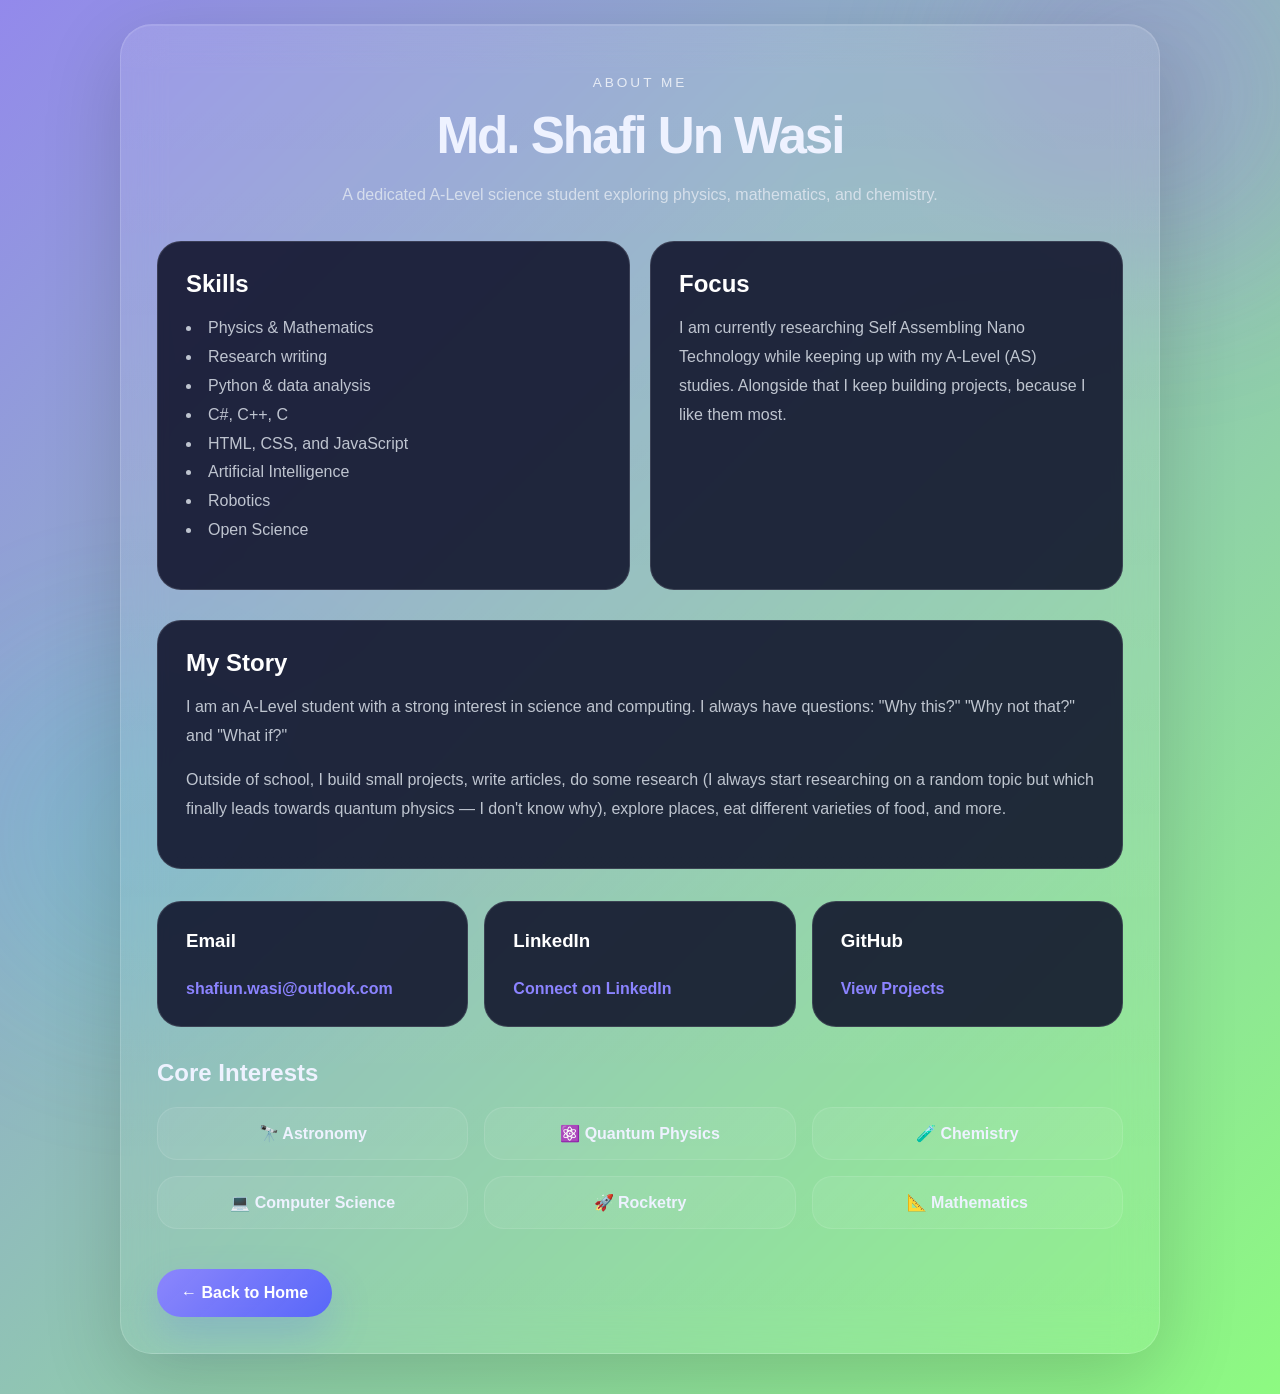
<file: Pages/about-index.html>
<!DOCTYPE html>
<html lang="en">
<head>
    <meta charset="UTF-8">
    <meta name="viewport" content="width=device-width, initial-scale=1.0">
    <meta name="description" content="Learn more about Md. Shafi Un Wasi, his skills, interests, and journey in science and computing. A-Level Science student researching Self Assembling Nano Technology.">
    <meta name="author" content="Md. Shafi Un Wasi">
    <meta name="robots" content="index, follow, max-snippet:-1, max-image-preview:large">
    <meta name="theme-color" content="#796de7">
    <meta name="google-site-verification" content="iYQ4q0iXuBqfTQEMbec_G-qBHKZ8yX4CH2W_Adv3000" />

    <meta property="og:type" content="website">
    <meta property="og:site_name" content="SUWasi">
    <meta property="og:url" content="https://suwasi.pages.dev/Pages/about-index.html">
    <meta property="og:title" content="About | Md. Shafi Un Wasi — A-Level Science Student">
    <meta property="og:description" content="Learn more about Md. Shafi Un Wasi, his skills, interests, and journey in science and computing.">
    <meta property="og:image" content="https://suwasi.pages.dev/preview.png">
    <meta property="og:image:width" content="1200">
    <meta property="og:image:height" content="630">
    <meta property="og:image:alt" content="Md. Shafi Un Wasi about page">
    <meta property="og:locale" content="en_US">
    <meta property="og:determiner" content="auto">

    <meta name="twitter:card" content="summary_large_image">
    <meta name="twitter:site" content="@shafi_un_wasi">
    <meta name="twitter:creator" content="@shafi_un_wasi">
    <meta name="twitter:title" content="About | Md. Shafi Un Wasi — A-Level Science Student">
    <meta name="twitter:description" content="Learn more about Md. Shafi Un Wasi, his skills, interests, and journey in science and computing.">
    <meta name="twitter:image" content="https://suwasi.pages.dev/preview.png">
    <meta name="twitter:image:alt" content="Md. Shafi Un Wasi about page">

    <meta property="profile:first_name" content="Shafi">
    <meta property="profile:last_name" content="Wasi">
    <meta property="article:author" content="https://suwasi.pages.dev/#person">
    <meta property="article:publisher" content="https://suwasi.pages.dev/">
    <meta property="article:section" content="About">
    <meta property="article:tag" content="A-Level Science Student">
    <meta property="article:tag" content="Physics">
    <meta property="article:tag" content="Mathematics">
    <meta property="article:tag" content="Chemistry">
    <meta property="article:tag" content="Research">
    <meta property="article:tag" content="Portfolio">
    <meta property="article:modified_time" content="2026-11-23T14:55:00Z">

    <link rel="canonical" href="https://suwasi.pages.dev/Pages/about-index.html">
    <link rel="alternate" hreflang="en" href="https://suwasi.pages.dev/Pages/about-index.html" />
    <link rel="alternate" hreflang="bn" href="https://suwasi.pages.dev/Pages/about-index.html" />
    <link rel="alternate" hreflang="x-default" href="https://suwasi.pages.dev/Pages/about-index.html" />
    <link rel="stylesheet" href="CSS/about-index.css">

    <script type="application/ld+json">
{
  "@context": "https://schema.org",
  "@graph": [
    {
      "@type": "Person",
      "@id": "https://suwasi.pages.dev/#person",
      "name": "Md. Shafi Un Wasi",
      "givenName": "Md. Shafi Un",
      "familyName": "Wasi",
      "jobTitle": "A-Level Science Student & Developer",
      "url": "https://suwasi.pages.dev/",
      "email": "mailto:shafiun.wasi@outlook.com",
      "image": "https://suwasi.pages.dev/Assets/Images/my profile.jpg",
      "knowsAbout": ["Self Assembling Nano Technology", "Nanotechnology", "Astronomy", "Quantum Physics", "Chemistry", "Physics", "Mathematics", "Python"],
      "nationality": { "@type": "Country", "name": "Bangladesh" },
      "knowsLanguage": ["English", "Bengali"],
      "sameAs": [
        "https://github.com/MDSUWasi",
        "https://www.linkedin.com/in/md-shafi-un-wasi",
        "https://bsky.app/profile/shafi-un-wasi.bsky.social",
        "https://x.com/shafi_un_wasi"
      ]
    },
    {
      "@type": "WebPage",
      "@id": "https://suwasi.pages.dev/Pages/about-index.html#webpage",
      "name": "About | Md. Shafi Un Wasi — A-Level Science Student",
      "url": "https://suwasi.pages.dev/Pages/about-index.html",
      "description": "Learn more about Md. Shafi Un Wasi, his skills, interests, and journey in science and computing.",
      "isPartOf": { "@id": "https://suwasi.pages.dev/#organization" },
      "author": { "@id": "https://suwasi.pages.dev/#person" },
      "publisher": { "@id": "https://suwasi.pages.dev/#organization" },
      "inLanguage": "en-US",
      "isAccessibleForFree": true
    },
    {
      "@type": "Organization",
      "@id": "https://suwasi.pages.dev/#organization",
      "name": "SUWasi",
      "url": "https://suwasi.pages.dev/",
      "logo": "https://suwasi.pages.dev/preview.png"
    },
    {
      "@type": "BreadcrumbList",
      "@id": "https://suwasi.pages.dev/Pages/about-index.html#breadcrumb",
      "itemListElement": [
        { "@type": "ListItem", "position": 1, "name": "Home", "item": "https://suwasi.pages.dev/" },
        { "@type": "ListItem", "position": 2, "name": "About", "item": "https://suwasi.pages.dev/Pages/about-index.html" }
      ]
    }
  ]
}
</script>
    <title>About | Md. Shafi Un Wasi — A-Level Science Student</title>
    <link rel="stylesheet" href="CSS/about-index.css">
</head>
<body>
    <main class="page-shell">
        <header class="page-hero">
            <p class="eyebrow">About Me</p>
            <h1>Md. Shafi Un Wasi</h1>
            <p class="hero-copy">A dedicated A-Level science student exploring physics, mathematics, and chemistry.</p>
        </header>

        <section class="intro-grid">
            <article class="profile-card">
                <h2>Skills</h2>
                <ul>
                    <li>Physics &amp; Mathematics</li>
                    <li>Research writing</li>
                    <li>Python &amp; data analysis</li>
                    <li>C#, C++, C</li>
                    <li>HTML, CSS, and JavaScript</li>
                    <li>Artificial Intelligence</li>
                    <li>Robotics</li>
                    <li>Open Science</li>
                </ul>
            </article>
            <article class="profile-card">
                <h2>Focus</h2>
                <p>I am currently researching Self Assembling Nano Technology while keeping up with my A-Level (AS) studies. Alongside that I keep building projects, because I like them most.</p>
            </article>
        </section>

        <section class="bio-panel">
            <h2>My Story</h2>
            <p>I am an A-Level student with a strong interest in science and computing. I always have questions: "Why this?" "Why not that?" and "What if?"</p>
            <p>Outside of school, I build small projects, write articles, do some research (I always start researching on a random topic but which finally leads towards quantum physics — I don't know why), explore places, eat different varieties of food, and more.</p>
        </section>

        <section class="contact-grid">
            <article class="contact-card">
                <h3>Email</h3>
                <a href="mailto:shafiun.wasi@outlook.com">shafiun.wasi@outlook.com</a>
            </article>
            <article class="contact-card">
                <h3>LinkedIn</h3>
                <a href="https://www.linkedin.com/in/md-shafi-un-wasi" target="_blank" rel="noopener noreferrer">Connect on LinkedIn</a>
            </article>
            <article class="contact-card">
                <h3>GitHub</h3>
                <a href="https://github.com/MDSUWasi" target="_blank" rel="noopener noreferrer">View Projects</a>
            </article>
        </section>

        <section class="interest-panel">
            <h2>Core Interests</h2>
            <div class="interest-grid">
                <span>🔭 Astronomy</span>
                <span>⚛️ Quantum Physics</span>
                <span>🧪 Chemistry</span>
                <span>💻 Computer Science</span>
                <span>🚀 Rocketry</span>
                <span>📐 Mathematics</span>
            </div>
        </section>

        <a class="primary-button" href="../index.html">← Back to Home</a>
    </main>
</body>
</html>
</file>
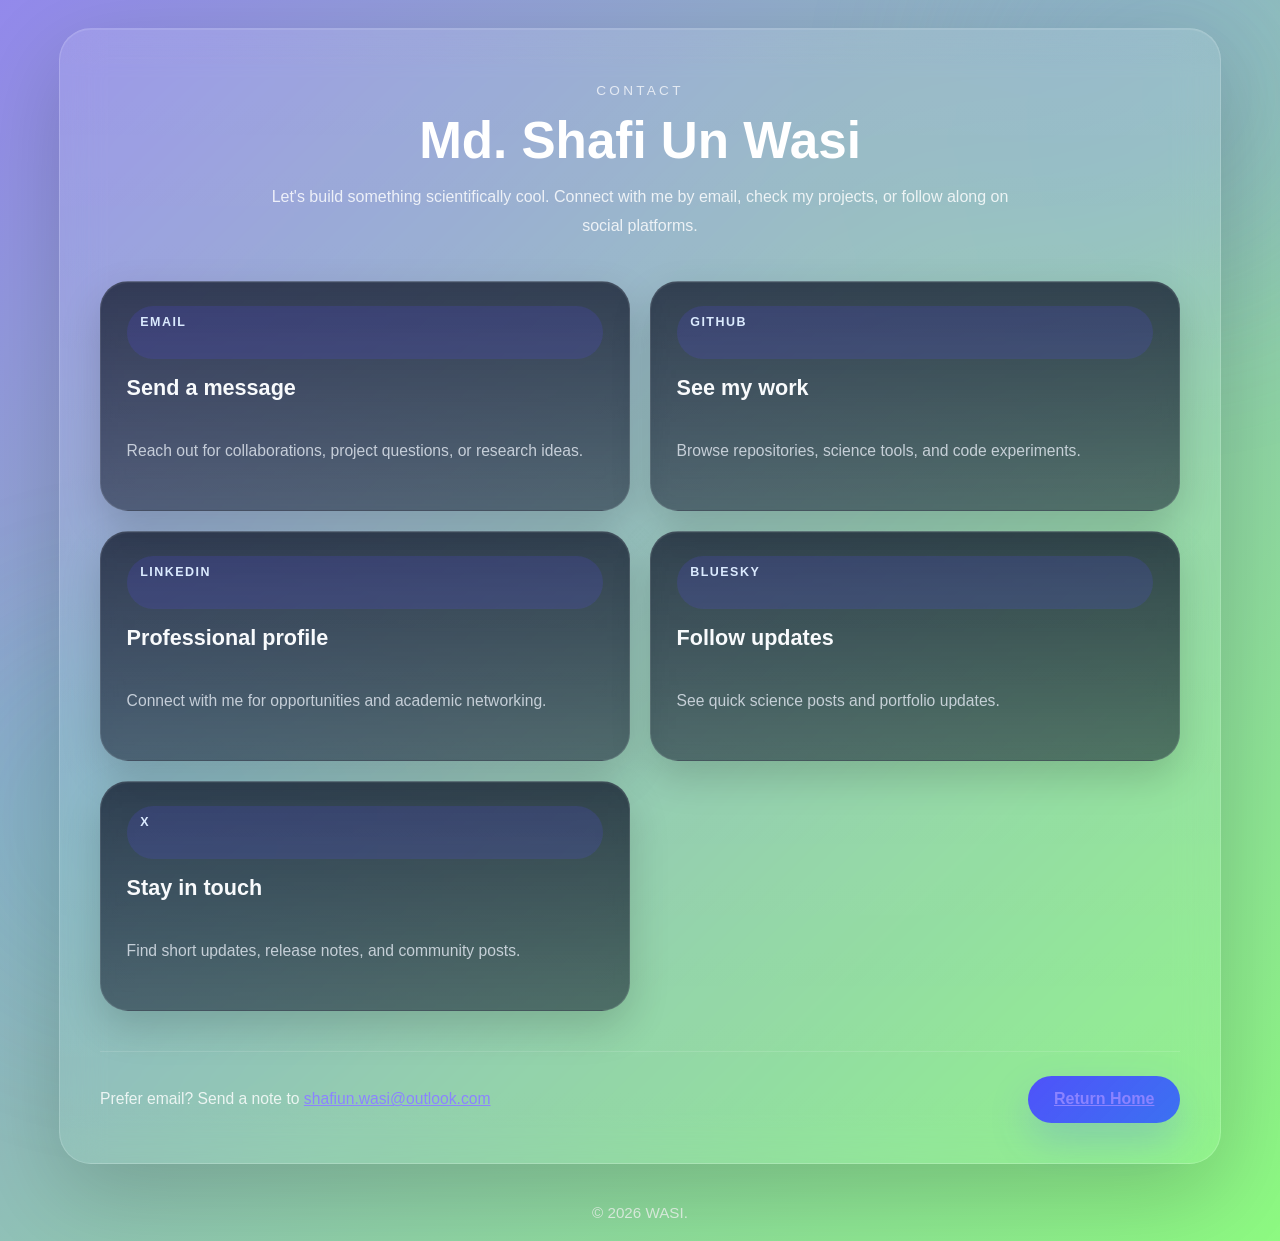
<file: Pages/contact-index.html>
<!DOCTYPE html>
<html lang="en">
<head>
    <meta charset="UTF-8">
    <meta name="viewport" content="width=device-width, initial-scale=1.0">
    <meta name="description" content="Get in touch with Md. Shafi Un Wasi for collaborations, project questions, or research ideas. A-Level Science student and developer.">
    <meta name="author" content="Md. Shafi Un Wasi">
    <meta name="robots" content="index, follow, max-snippet:-1, max-image-preview:large">
    <meta name="theme-color" content="#796de7">
    <meta name="google-site-verification" content="iYQ4q0iXuBqfTQEMbec_G-qBHKZ8yX4CH2W_Adv3000" />

    <meta property="og:type" content="website">
    <meta property="og:site_name" content="SUWasi">
    <meta property="og:url" content="https://suwasi.pages.dev/Pages/contact-index.html">
    <meta property="og:title" content="Contact | Md. Shafi Un Wasi — A-Level Science Student">
    <meta property="og:description" content="Get in touch with Md. Shafi Un Wasi for collaborations, project questions, or research ideas.">
    <meta property="og:image" content="https://suwasi.pages.dev/preview.png">
    <meta property="og:image:width" content="1200">
    <meta property="og:image:height" content="630">
    <meta property="og:image:alt" content="Md. Shafi Un Wasi contact page">
    <meta property="og:locale" content="en_US">
    <meta property="og:determiner" content="auto">

    <meta name="twitter:card" content="summary_large_image">
    <meta name="twitter:site" content="@shafi_un_wasi">
    <meta name="twitter:creator" content="@shafi_un_wasi">
    <meta name="twitter:title" content="Contact | Md. Shafi Un Wasi — A-Level Science Student">
    <meta name="twitter:description" content="Email, GitHub, LinkedIn, Bluesky — Connect for research collaboration.">
    <meta name="twitter:image" content="https://suwasi.pages.dev/preview.png">
    <meta name="twitter:image:alt" content="Md. Shafi Un Wasi contact page">

    <meta property="profile:first_name" content="Shafi">
    <meta property="profile:last_name" content="Wasi">
    <meta property="article:author" content="https://suwasi.pages.dev/#person">
    <meta property="article:publisher" content="https://suwasi.pages.dev/">
    <meta property="article:section" content="Contact">
    <meta property="article:tag" content="Contact">
    <meta property="article:tag" content="Collaboration">
    <meta property="article:tag" content="Research">
    <meta property="article:modified_time" content="2026-11-23T14:55:00Z">

    <link rel="canonical" href="https://suwasi.pages.dev/Pages/contact-index.html">
    <link rel="alternate" hreflang="en" href="https://suwasi.pages.dev/Pages/contact-index.html" />
    <link rel="alternate" hreflang="bn" href="https://suwasi.pages.dev/Pages/contact-index.html" />
    <link rel="alternate" hreflang="x-default" href="https://suwasi.pages.dev/Pages/contact-index.html" />
    <link rel="stylesheet" href="CSS/contact-index.css">

    <script type="application/ld+json">
{
  "@context": "https://schema.org",
  "@graph": [
    {
      "@type": "Person",
      "@id": "https://suwasi.pages.dev/#person",
      "name": "Md. Shafi Un Wasi",
      "givenName": "Md. Shafi Un",
      "familyName": "Wasi",
      "jobTitle": "A-Level Science Student & Developer",
      "url": "https://suwasi.pages.dev/",
      "email": "mailto:shafiun.wasi@outlook.com",
      "image": "https://suwasi.pages.dev/Assets/Images/my profile.jpg",
      "knowsAbout": ["Self Assembling Nano Technology", "Nanotechnology", "Astronomy", "Quantum Physics", "Chemistry", "Physics", "Mathematics", "Python"],
      "nationality": { "@type": "Country", "name": "Bangladesh" },
      "knowsLanguage": ["English", "Bengali"],
      "sameAs": [
        "https://github.com/MDSUWasi",
        "https://www.linkedin.com/in/md-shafi-un-wasi",
        "https://bsky.app/profile/shafi-un-wasi.bsky.social",
        "https://x.com/shafi_un_wasi"
      ]
    },
    {
      "@type": "ContactPoint",
      "contactType": "customer service",
      "email": "shafiun.wasi@outlook.com",
      "availableLanguage": ["English", "Bengali"],
      "areaServed": ["BD", "Global"],
      "description": "Available for collaborations, research inquiries, and academic networking in astronomy, quantum physics, and computer engineering."
    },
    {
      "@type": "WebPage",
      "@id": "https://suwasi.pages.dev/Pages/contact-index.html#webpage",
      "name": "Contact | Md. Shafi Un Wasi — A-Level Science Student",
      "url": "https://suwasi.pages.dev/Pages/contact-index.html",
      "description": "Get in touch with Md. Shafi Un Wasi for collaborations, project questions, or research ideas.",
      "isPartOf": { "@id": "https://suwasi.pages.dev/#organization" },
      "author": { "@id": "https://suwasi.pages.dev/#person" },
      "publisher": { "@id": "https://suwasi.pages.dev/#organization" },
      "inLanguage": "en-US",
      "isAccessibleForFree": true
    },
    {
      "@type": "Organization",
      "@id": "https://suwasi.pages.dev/#organization",
      "name": "SUWasi",
      "url": "https://suwasi.pages.dev/",
      "logo": "https://suwasi.pages.dev/preview.png"
    },
    {
      "@type": "BreadcrumbList",
      "@id": "https://suwasi.pages.dev/Pages/contact-index.html#breadcrumb",
      "itemListElement": [
        { "@type": "ListItem", "position": 1, "name": "Home", "item": "https://suwasi.pages.dev/" },
        { "@type": "ListItem", "position": 2, "name": "Contacts", "item": "https://suwasi.pages.dev/Pages/contact-index.html" }
      ]
    }
  ]
}
</script>
    <title>Contact | Md. Shafi Un Wasi — A-Level Science Student</title>
</head>
<body>
    <main class="contact-page">
        <header class="contact-header">
            <p class="eyebrow">Contact</p>
            <h1>Md. Shafi Un Wasi</h1>
            <p class="intro">Let's build something scientifically cool. Connect with me by email, check my projects, or follow along on social platforms.</p>
        </header>

        <section class="contact-grid">
            <a href="mailto:shafiun.wasi@outlook.com" class="contact-card">
                <span class="contact-tag">Email</span>
                <h2>Send a message</h2>
                <p>Reach out for collaborations, project questions, or research ideas.</p>
            </a>

            <a href="https://github.com/MDSUWasi" class="contact-card" target="_blank" rel="noopener noreferrer">
                <span class="contact-tag">GitHub</span>
                <h2>See my work</h2>
                <p>Browse repositories, science tools, and code experiments.</p>
            </a>

            <a href="https://www.linkedin.com/in/md-shafi-un-wasi" class="contact-card" target="_blank" rel="noopener noreferrer">
                <span class="contact-tag">LinkedIn</span>
                <h2>Professional profile</h2>
                <p>Connect with me for opportunities and academic networking.</p>
            </a>

            <a href="https://bsky.app/profile/shafi-un-wasi.bsky.social" class="contact-card" target="_blank" rel="noopener noreferrer">
                <span class="contact-tag">Bluesky</span>
                <h2>Follow updates</h2>
                <p>See quick science posts and portfolio updates.</p>
            </a>

            <a href="https://x.com/shafi_un_wasi" class="contact-card" target="_blank" rel="noopener noreferrer">
                <span class="contact-tag">X</span>
                <h2>Stay in touch</h2>
                <p>Find short updates, release notes, and community posts.</p>
            </a>
        </section>

        <div class="contact-footer">
            <p>Prefer email? Send a note to <a href="mailto:shafiun.wasi@outlook.com">shafiun.wasi@outlook.com</a></p>
            <a href="../index.html" class="back-home">Return Home</a>
        </div>
    </main>

    <footer class="main-footer">
        <p>&copy; 2026 WASI.</p>
    </footer>
</body>
</html>
</file>
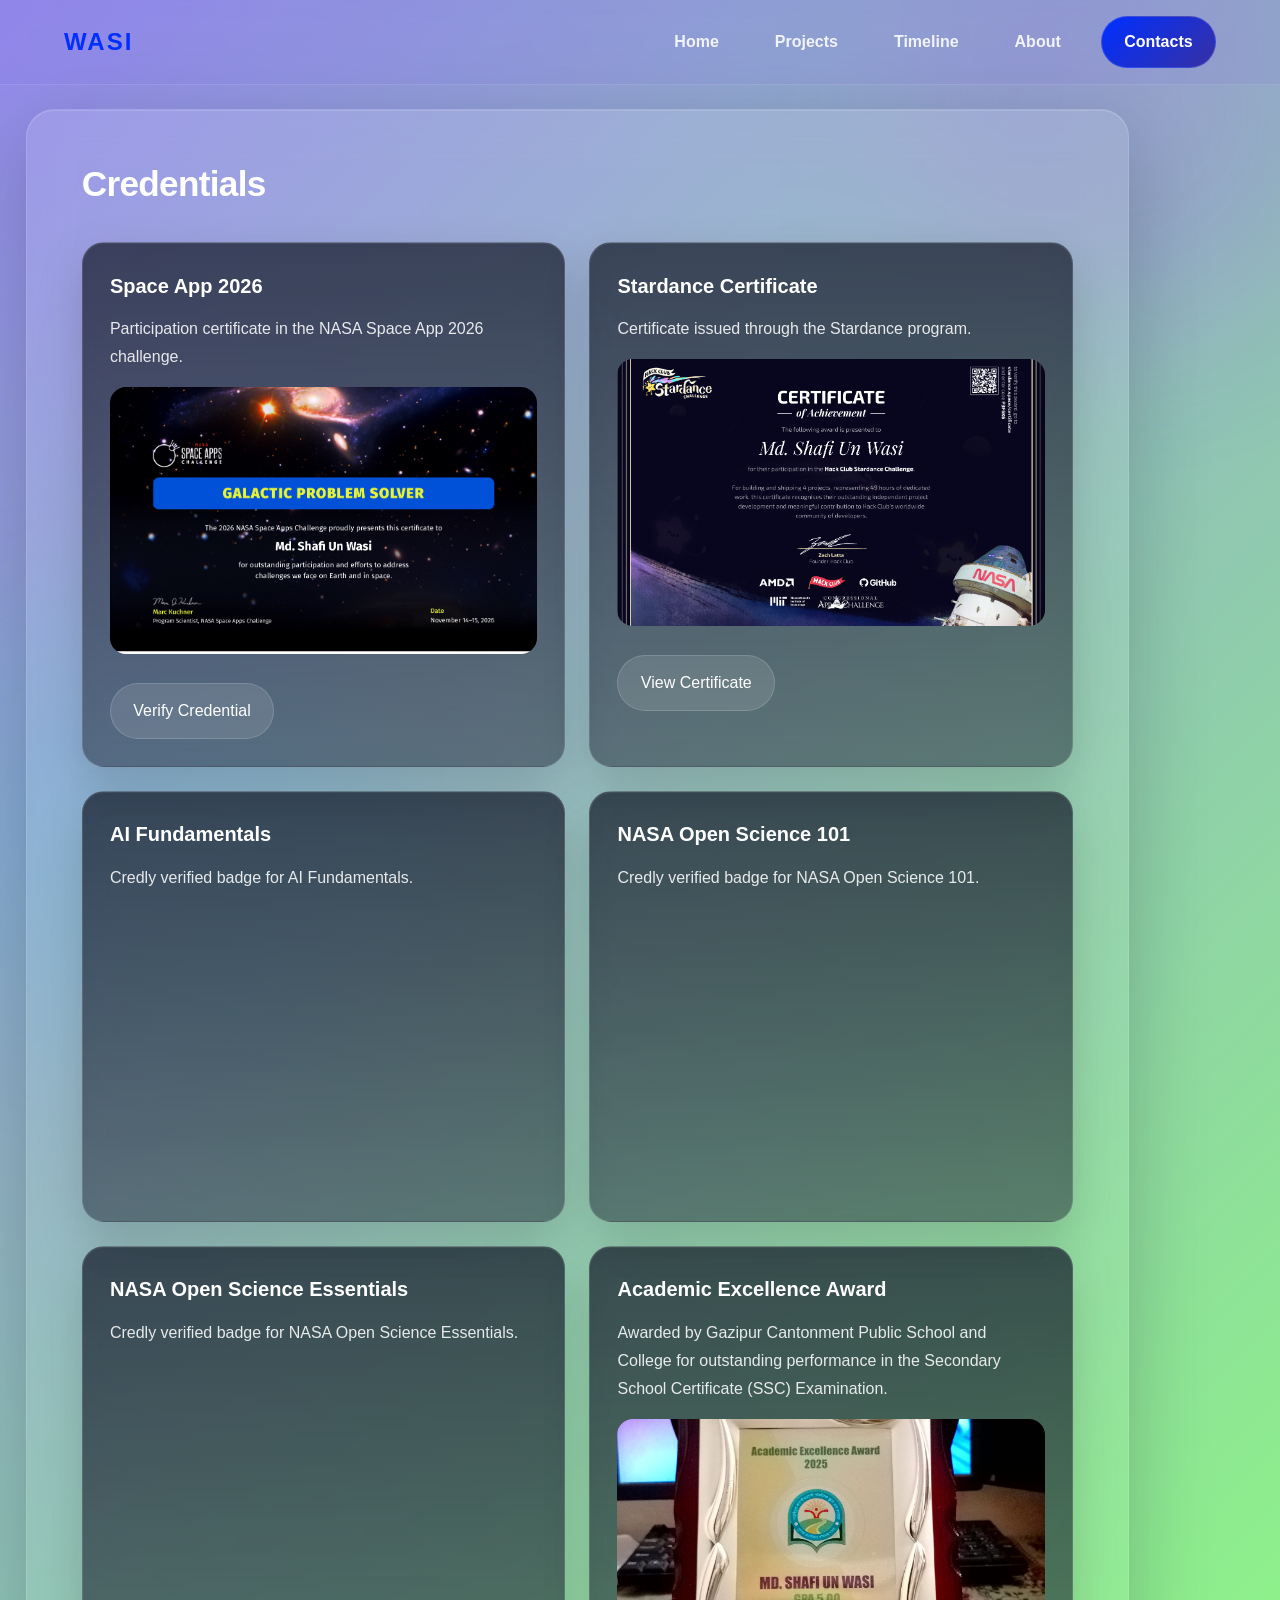
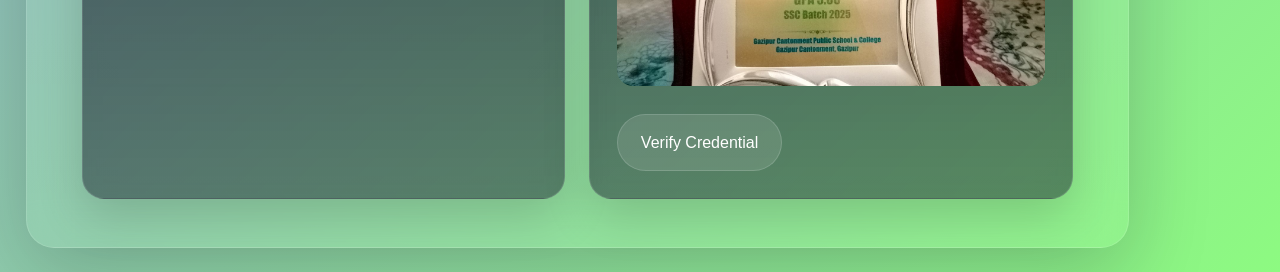
<file: Pages/credentials-index.html>
<!DOCTYPE html>
<html lang="en" data-theme="light">
<head>
    <meta charset="UTF-8">
    <meta name="viewport" content="width=device-width, initial-scale=1.0">

    <meta name="description" content="Verified credentials, certifications, and awards for Md. Shafi Un Wasi — Space App 2026, Stardance, NASA Open Science, AI Fundamentals, Academic Excellence.">
    <meta name="author" content="Md. Shafi Un Wasi">
    <meta name="robots" content="index, follow, max-snippet:-1, max-image-preview:large, max-video-preview:-1">
    <meta name="theme-color" content="#796de7">
    <meta name="google-site-verification" content="iYQ4q0iXuBqfTQEMbec_G-qBHKZ8yX4CH2W_Adv3000" />

    <meta property="og:type" content="website">
    <meta property="og:site_name" content="SUWasi">
    <meta property="og:url" content="https://suwasi.pages.dev/Pages/credentials-index.html">
    <meta property="og:title" content="Credentials | Md. Shafi Un Wasi — A-Level Science Student">
    <meta property="og:description" content="Verified credentials, certifications, and awards for Md. Shafi Un Wasi — Space App 2026, Stardance, NASA Open Science, AI Fundamentals, Academic Excellence.">
    <meta property="og:image" content="https://suwasi.pages.dev/Assets/Images/Space%20App%202026.png">
    <meta property="og:image:width" content="1200">
    <meta property="og:image:height" content="630">
    <meta property="og:image:alt" content="Md. Shafi Un Wasi Space App 2026 credential">
    <meta property="og:locale" content="en_US">
    <meta property="og:determiner" content="auto">

    <meta name="twitter:card" content="summary_large_image">
    <meta name="twitter:site" content="@shafi_un_wasi">
    <meta name="twitter:creator" content="@shafi_un_wasi">
    <meta name="twitter:title" content="Credentials | Md. Shafi Un Wasi — A-Level Science Student">
    <meta name="twitter:description" content="Verified credentials, certifications, and awards for Md. Shafi Un Wasi — Space App 2026, Stardance, NASA Open Science, AI Fundamentals, Academic Excellence.">
    <meta name="twitter:image" content="https://suwasi.pages.dev/Assets/Images/Space%20App%202026.png">
    <meta name="twitter:image:alt" content="Md. Shafi Un Wasi Space App 2026 credential">

    <meta property="profile:first_name" content="Shafi">
    <meta property="profile:last_name" content="Wasi">
    <meta property="article:author" content="https://suwasi.pages.dev/#person">
    <meta property="article:publisher" content="https://suwasi.pages.dev/">
    <meta property="article:section" content="Credentials">
    <meta property="article:tag" content="Credentials">
    <meta property="article:tag" content="Certifications">
    <meta property="article:tag" content="Awards">
    <meta property="article:tag" content="NASA">
    <meta property="article:tag" content="Stardance">
    <meta property="article:tag" content="Space App 2026">
    <meta property="article:modified_time" content="2026-11-23T14:55:00Z">

    <link rel="canonical" href="https://suwasi.pages.dev/Pages/credentials-index.html">
    <link rel="alternate" hreflang="en" href="https://suwasi.pages.dev/Pages/credentials-index.html" />
    <link rel="alternate" hreflang="bn" href="https://suwasi.pages.dev/Pages/credentials-index.html" />
    <link rel="alternate" hreflang="x-default" href="https://suwasi.pages.dev/Pages/credentials-index.html" />

    <script type="application/ld+json">
{
  "@context": "https://schema.org",
  "@graph": [
    {
      "@type": "Person",
      "@id": "https://suwasi.pages.dev/#person",
      "name": "Md. Shafi Un Wasi",
      "givenName": "Md. Shafi Un",
      "familyName": "Wasi",
      "jobTitle": "A-Level Science Student & Developer",
      "url": "https://suwasi.pages.dev/",
      "email": "mailto:shafiun.wasi@outlook.com",
      "image": "https://suwasi.pages.dev/Assets/Images/my profile.jpg",
      "knowsAbout": ["Self Assembling Nano Technology", "Nanotechnology", "Astronomy", "Quantum Physics", "Chemistry", "Physics", "Mathematics", "Python"],
      "nationality": { "@type": "Country", "name": "Bangladesh" },
      "knowsLanguage": ["English", "Bengali"],
      "sameAs": [
        "https://github.com/MDSUWasi",
        "https://www.linkedin.com/in/md-shafi-un-wasi",
        "https://bsky.app/profile/shafi-un-wasi.bsky.social",
        "https://x.com/shafi_un_wasi"
      ]
    },
    {
      "@type": "Organization",
      "@id": "https://suwasi.pages.dev/#organization",
      "name": "SUWasi",
      "url": "https://suwasi.pages.dev/",
      "logo": "https://suwasi.pages.dev/preview.png"
    },
    {
      "@type": "WebPage",
      "@id": "https://suwasi.pages.dev/Pages/credentials-index.html#webpage",
      "name": "Credentials | Md. Shafi Un Wasi — A-Level Science Student",
      "url": "https://suwasi.pages.dev/Pages/credentials-index.html",
      "description": "Verified credentials, certifications, and awards for Md. Shafi Un Wasi.",
      "isPartOf": { "@id": "https://suwasi.pages.dev/#organization" },
      "author": { "@id": "https://suwasi.pages.dev/#person" },
      "publisher": { "@id": "https://suwasi.pages.dev/#organization" },
      "inLanguage": "en-US",
      "isAccessibleForFree": true
    },
    {
      "@type": "BreadcrumbList",
      "@id": "https://suwasi.pages.dev/Pages/credentials-index.html#breadcrumb",
      "itemListElement": [
        { "@type": "ListItem", "position": 1, "name": "Home", "item": "https://suwasi.pages.dev/" },
        { "@type": "ListItem", "position": 2, "name": "Credentials", "item": "https://suwasi.pages.dev/Pages/credentials-index.html" }
      ]
    },
    {
      "@type": "EducationalOccupationalCredential",
      "name": "Space App 2026",
      "description": "Participation certificate in the NASA Space App 2026 challenge, an international hackathon solving space-related problems using open data.",
      "credentialCategory": "Certificate",
      "issuer": {
        "@type": "Organization",
        "name": "NASA",
        "url": "https://www.nasa.gov/"
      },
      "dateReceived": "2026",
      "url": "https://suwasi.pages.dev/Assets/Images/Space%20App%202026.png",
      "image": "https://suwasi.pages.dev/Assets/Images/Space%20App%202026.png"
    },
    {
      "@type": "EducationalOccupationalCredential",
      "name": "Stardance Certificate",
      "description": "Certificate awarded through Hack Club's Stardance program recognizing coding and project development excellence.",
      "credentialCategory": "Certificate",
      "issuer": {
        "@type": "Organization",
        "name": "Hack Club",
        "url": "https://hackclub.com"
      },
      "dateReceived": "2025",
      "url": "https://stardance.hackclub.com/certificate?code=P3F6K6",
      "recognizes": {
        "@type": "EducationalOccupationalCredential",
        "name": "Programming Proficiency"
      }
    },
    {
      "@type": "EducationalOccupationalCredential",
      "name": "AI Fundamentals",
      "description": "Verified badge demonstrating foundational knowledge of artificial intelligence concepts and applications.",
      "credentialCategory": "Badge",
      "issuer": {
        "@type": "Organization",
        "name": "Credly",
        "url": "https://www.credly.com"
      },
      "dateReceived": "2025",
      "url": "https://www.credly.com/badge/e44b44d6-8815-41e6-94bd-02962b4236f5"
    },
    {
      "@type": "EducationalOccupationalCredential",
      "name": "NASA Open Science 101",
      "description": "Introduction to open science practices and principles from NASA.",
      "credentialCategory": "Certificate",
      "issuer": {
        "@type": "Organization",
        "name": "NASA",
        "url": "https://www.nasa.gov"
      },
      "dateReceived": "2025",
      "url": "https://www.credly.com/badge/21c5bc21-4c1b-4239-87fa-78a5e37fd50d"
    },
    {
      "@type": "EducationalOccupationalCredential",
      "name": "NASA Open Science Essentials",
      "description": "Advanced training on open science methodologies and research transparency.",
      "credentialCategory": "Certificate",
      "issuer": {
        "@type": "Organization",
        "name": "NASA",
        "url": "https://www.nasa.gov"
      },
      "dateReceived": "2025",
      "url": "https://www.credly.com/badge/8f3bcac0-87f4-4eeb-ac04-663bc2fc3dc3"
    },
    {
      "@type": "Award",
      "name": "Academic Excellence Award",
      "description": "Award received from Gazipur Cantonment Public School and College for outstanding performance in the Secondary School Certificate (SSC) Examination.",
      "credentialCategory": "Award",
      "issuer": {
        "@type": "EducationalOrganization",
        "name": "Gazipur Cantonment Public School and College"
      },
      "dateReceived": "2025",
      "url": "https://suwasi.pages.dev/Assets/Images/timeline-2025-ssc.jpg",
      "image": "https://suwasi.pages.dev/Assets/Images/timeline-2025-ssc.jpg"
    }
  ]
}
</script>
    <title>Credentials | Md. Shafi Un Wasi — A-Level Science Student</title>
    <link rel="stylesheet" href="../my-style.css">
</head>
<body class="library-theme">
    <header class="site-header">
        <a href="../index.html" class="logo">WASI</a>
        <nav class="nav-links" id="primary-nav" aria-label="Primary navigation">
            <a href="../index.html" class="nav-link">Home</a>
            <a href="project-index.html" class="nav-link">Projects</a>
            <a href="history-timeline-index.html" class="nav-link">Timeline</a>
            <a href="about-index.html" class="nav-link">About</a>
            <a href="contact-index.html" class="btn-primary nav-link">Contacts</a>
        </nav>
    </header>

    <main>
        <section class="panel reveal delay-3">
            <h2 class="section-title">Credentials</h2>
            <div class="card-grid">
                <article class="card credential-card">
                    <h3>Space App 2026</h3>
                    <p>Participation certificate in the NASA Space App 2026 challenge.</p>
                    <img src="../Assets/Images/Space App 2026.png" alt="Space App 2026 credential preview" loading="eager" decoding="async">
                    <a href="../Assets/Images/Space App 2026.png" class="btn-secondary" target="_blank" rel="noopener noreferrer">Verify Credential</a>
                </article>

                <article class="card credential-card">
                    <h3>Stardance Certificate</h3>
                    <p>Certificate issued through the Stardance program.</p>
                    <img src="../Assets/Images/stardance.png" alt="Stardance certificate preview" loading="eager" decoding="async">
                    <a href="https://stardance.hackclub.com/certificate?code=P3F6K6" class="btn-secondary" target="_blank" rel="noopener noreferrer">View Certificate</a>
                </article>

                <article class="card credential-card">
                    <h3>AI Fundamentals</h3>
                    <p>Credly verified badge for AI Fundamentals.</p>
                    <div data-iframe-width="150" data-iframe-height="270" data-share-badge-id="e44b44d6-8815-41e6-94bd-02962b4236f5" data-share-badge-host="https://www.credly.com"></div>
                </article>

                <article class="card credential-card">
                    <h3>NASA Open Science 101</h3>
                    <p>Credly verified badge for NASA Open Science 101.</p>
                    <div data-iframe-width="150" data-iframe-height="270" data-share-badge-id="21c5bc21-4c1b-4239-87fa-78a5e37fd50d" data-share-badge-host="https://www.credly.com"></div>
                </article>

                <article class="card credential-card">
                    <h3>NASA Open Science Essentials</h3>
                    <p>Credly verified badge for NASA Open Science Essentials.</p>
                    <div data-iframe-width="150" data-iframe-height="270" data-share-badge-id="8f3bcac0-87f4-4eeb-ac04-663bc2fc3dc3" data-share-badge-host="https://www.credly.com"></div>
                </article>
                <article class="card credential-card">
                    <h3>Academic Excellence Award</h3>
                    <p>Awarded by Gazipur Cantonment Public School and College for outstanding performance in the Secondary School Certificate (SSC) Examination.</p>
                    <img src="../Assets/Images/timeline-2025-ssc.jpg" alt="Academic excellence award preview" loading="eager" decoding="async">
                    <a href="../Assets/Images/timeline-2025-ssc.jpg" class="btn-secondary" target="_blank" rel="noopener noreferrer">Verify Credential</a>
                </article>
            </div>
        </section>
    </main>

    <script src="../my-script.js" defer></script>

    <script async src="https://cdn.credly.com/assets/utilities/embed.js"></script>
</body>
</html>
</file>
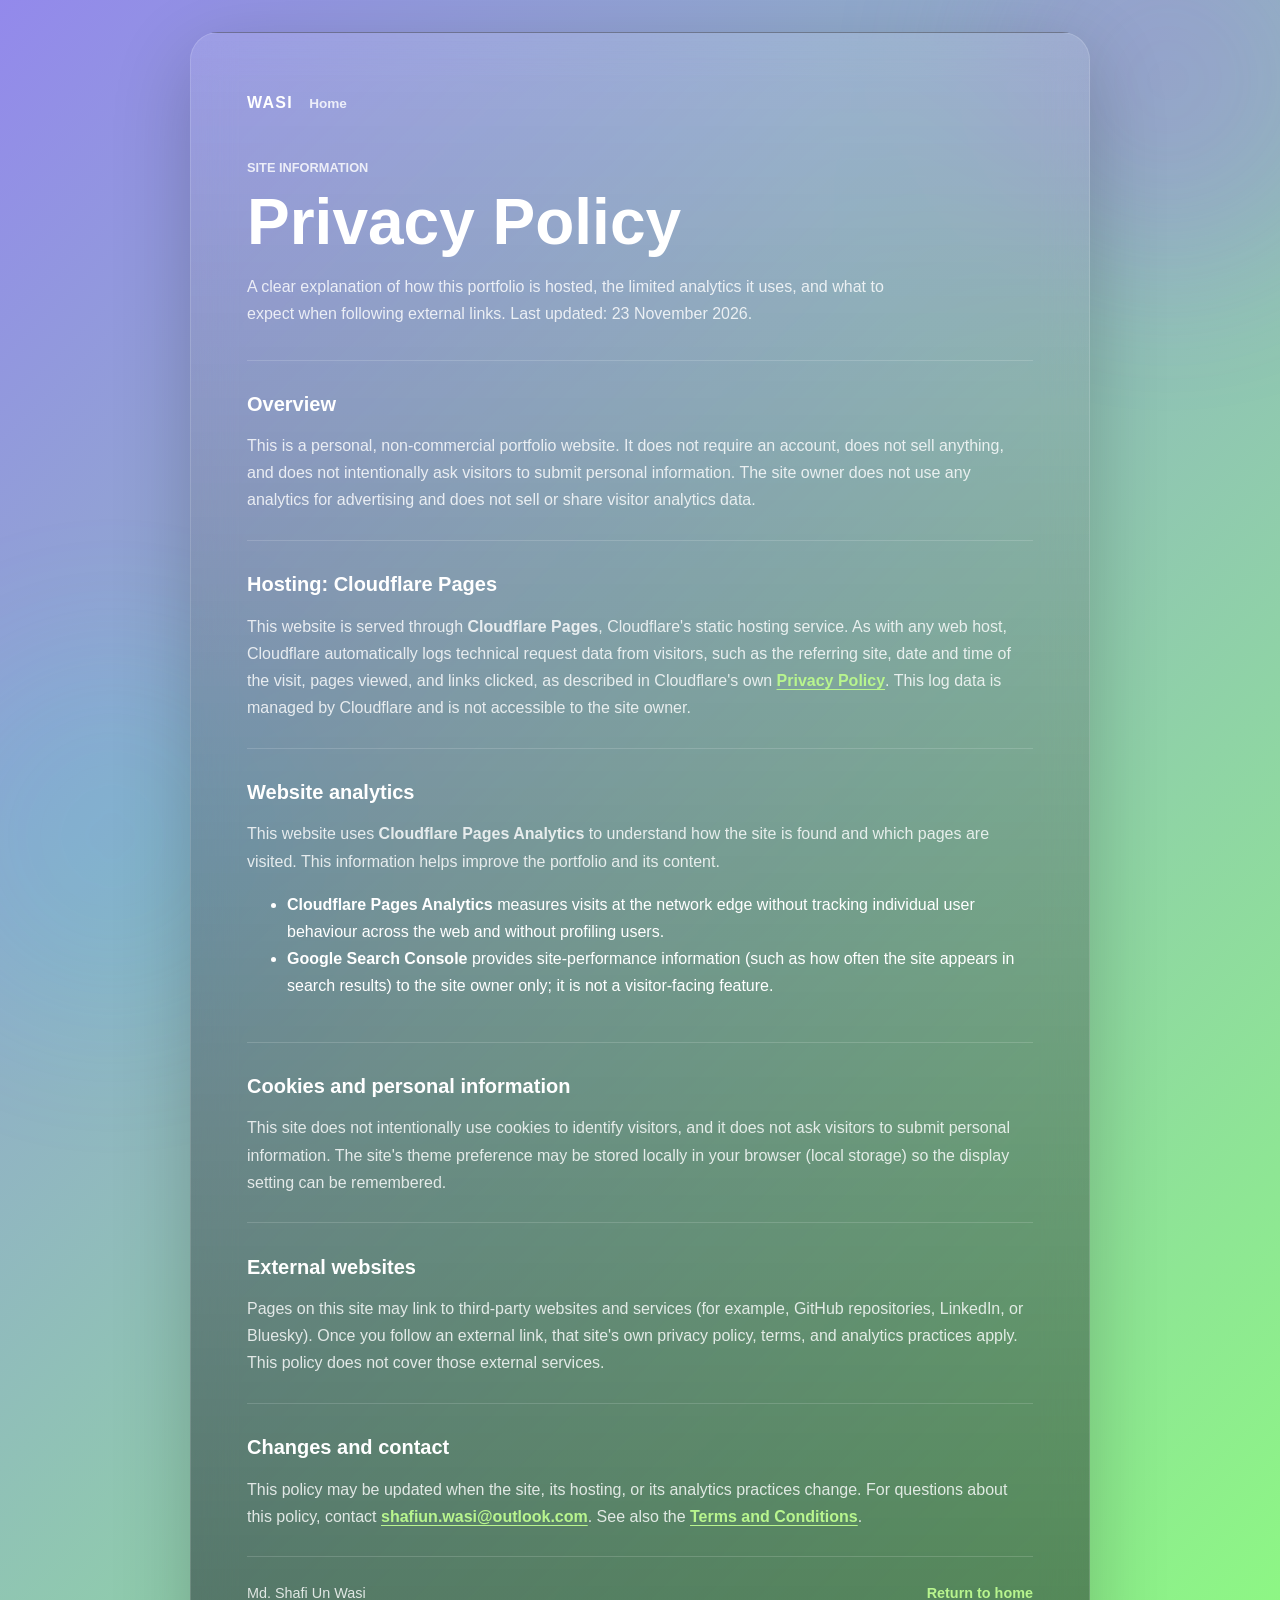
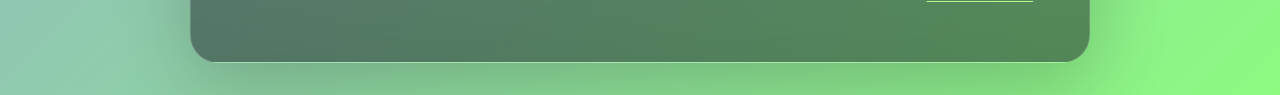
<file: Pages/privacy-policy-index.html>
<!DOCTYPE html>
<html lang="en" data-theme="light">
<head>
    <meta charset="UTF-8">
    <meta name="viewport" content="width=device-width, initial-scale=1.0">

    <meta name="description" content="Privacy policy for the SUWasi portfolio website, including hosting, website analytics, and external links.">
    <meta name="author" content="Md. Shafi Un Wasi">
    <meta name="robots" content="noindex, follow, max-snippet:-1, max-image-preview:large">
    <meta name="theme-color" content="#796de7">

    <meta property="og:type" content="website">
    <meta property="og:site_name" content="SUWasi">
    <meta property="og:url" content="https://suwasi.pages.dev/Pages/privacy-policy-index.html">
    <meta property="og:title" content="Privacy Policy | Md. Shafi Un Wasi">
    <meta property="og:description" content="How this portfolio website is hosted, which analytics are used, and how links to external websites are handled.">
    <meta property="og:image" content="https://suwasi.pages.dev/preview.png">
    <meta property="og:image:width" content="1200">
    <meta property="og:image:height" content="630">
    <meta property="og:image:alt" content="Md. Shafi Un Wasi privacy policy page">
    <meta property="og:locale" content="en_US">
    <meta property="og:determiner" content="auto">

    <meta name="twitter:card" content="summary">
    <meta name="twitter:site" content="@shafi_un_wasi">
    <meta name="twitter:creator" content="@shafi_un_wasi">
    <meta name="twitter:title" content="Privacy Policy | Md. Shafi Un Wasi">
    <meta name="twitter:description" content="How this portfolio website is hosted, which analytics are used, and how links to external websites are handled.">
    <meta name="twitter:image" content="https://suwasi.pages.dev/preview.png">
    <meta name="twitter:image:alt" content="Md. Shafi Un Wasi privacy policy page">

    <meta property="profile:first_name" content="Shafi">
    <meta property="profile:last_name" content="Wasi">
    <meta property="article:author" content="https://suwasi.pages.dev/#person">
    <meta property="article:publisher" content="https://suwasi.pages.dev/">
    <meta property="article:section" content="Legal">
    <meta property="article:tag" content="Privacy">
    <meta property="article:tag" content="Policy">
    <meta property="article:tag" content="Legal">
    <meta property="article:modified_time" content="2026-11-23T14:55:00Z">

    <link rel="canonical" href="https://suwasi.pages.dev/Pages/privacy-policy-index.html">
    <link rel="alternate" hreflang="en" href="https://suwasi.pages.dev/Pages/privacy-policy-index.html" />
    <link rel="alternate" hreflang="bn" href="https://suwasi.pages.dev/Pages/privacy-policy-index.html" />
    <link rel="alternate" hreflang="x-default" href="https://suwasi.pages.dev/Pages/privacy-policy-index.html" />
    <link rel="stylesheet" href="CSS/privacy-policy-index.css">

    <script type="application/ld+json">
{
  "@context": "https://schema.org",
  "@graph": [
    {
      "@type": "Person",
      "@id": "https://suwasi.pages.dev/#person",
      "name": "Md. Shafi Un Wasi",
      "givenName": "Md. Shafi Un",
      "familyName": "Wasi",
      "jobTitle": "A-Level Science Student & Developer",
      "url": "https://suwasi.pages.dev/",
      "email": "mailto:shafiun.wasi@outlook.com",
      "image": "https://suwasi.pages.dev/Assets/Images/my profile.jpg",
      "knowsAbout": ["Self Assembling Nano Technology", "Nanotechnology", "Astronomy", "Quantum Physics", "Chemistry", "Physics", "Mathematics", "Python"],
      "nationality": { "@type": "Country", "name": "Bangladesh" },
      "knowsLanguage": ["English", "Bengali"],
      "sameAs": [
        "https://github.com/MDSUWasi",
        "https://www.linkedin.com/in/md-shafi-un-wasi",
        "https://bsky.app/profile/shafi-un-wasi.bsky.social",
        "https://x.com/shafi_un_wasi"
      ]
    },
    {
      "@type": "Organization",
      "@id": "https://suwasi.pages.dev/#organization",
      "name": "SUWasi",
      "url": "https://suwasi.pages.dev/",
      "logo": "https://suwasi.pages.dev/preview.png"
    },
    {
      "@type": "WebPage",
      "@id": "https://suwasi.pages.dev/Pages/privacy-policy-index.html#webpage",
      "name": "Privacy Policy | Md. Shafi Un Wasi",
      "url": "https://suwasi.pages.dev/Pages/privacy-policy-index.html",
      "description": "Privacy policy for the SUWasi portfolio website.",
      "isPartOf": { "@id": "https://suwasi.pages.dev/#organization" },
      "author": { "@id": "https://suwasi.pages.dev/#person" },
      "publisher": { "@id": "https://suwasi.pages.dev/#organization" },
      "inLanguage": "en-US",
      "isAccessibleForFree": true
    },
    {
      "@type": "BreadcrumbList",
      "@id": "https://suwasi.pages.dev/Pages/privacy-policy-index.html#breadcrumb",
      "itemListElement": [
        { "@type": "ListItem", "position": 1, "name": "Home", "item": "https://suwasi.pages.dev/" },
        { "@type": "ListItem", "position": 2, "name": "Privacy Policy", "item": "https://suwasi.pages.dev/Pages/privacy-policy-index.html" }
      ]
    }
  ]
}
</script>
    <title>Privacy Policy | Md. Shafi Un Wasi</title>
</head>
<body>
    <main class="policy-shell">
        <header class="policy-header">
            <a class="home-link" href="../index.html">WASI <span>Home</span></a>
            <p class="eyebrow">Site Information</p>
            <h1>Privacy Policy</h1>
            <p class="intro">A clear explanation of how this portfolio is hosted, the limited analytics it uses, and what to expect when following external links. Last updated: 23 November 2026.</p>
        </header>

        <section class="policy-section">
            <h2>Overview</h2>
            <p>This is a personal, non-commercial portfolio website. It does not require an account, does not sell anything, and does not intentionally ask visitors to submit personal information. The site owner does not use any analytics for advertising and does not sell or share visitor analytics data.</p>
        </section>

        <section class="policy-section">
            <h2>Hosting: Cloudflare Pages</h2>
            <p>This website is served through <strong>Cloudflare Pages</strong>, Cloudflare's static hosting service. As with any web host, Cloudflare automatically logs technical request data from visitors, such as the referring site, date and time of the visit, pages viewed, and links clicked, as described in Cloudflare's own <a href="https://www.cloudflare.com/privacypolicy/" rel="noopener noreferrer">Privacy Policy</a>. This log data is managed by Cloudflare and is not accessible to the site owner.</p>
        </section>

        <section class="policy-section">
            <h2>Website analytics</h2>
            <p>This website uses <strong>Cloudflare Pages Analytics</strong> to understand how the site is found and which pages are visited. This information helps improve the portfolio and its content.</p>
            <ul>
                <li><strong>Cloudflare Pages Analytics</strong> measures visits at the network edge without tracking individual user behaviour across the web and without profiling users.</li>
                <li><strong>Google Search Console</strong> provides site-performance information (such as how often the site appears in search results) to the site owner only; it is not a visitor-facing feature.</li>
            </ul>
        </section>

        <section class="policy-section">
            <h2>Cookies and personal information</h2>
            <p>This site does not intentionally use cookies to identify visitors, and it does not ask visitors to submit personal information. The site's theme preference may be stored locally in your browser (local storage) so the display setting can be remembered.</p>
        </section>

        <section class="policy-section">
            <h2>External websites</h2>
            <p>Pages on this site may link to third-party websites and services (for example, GitHub repositories, LinkedIn, or Bluesky). Once you follow an external link, that site's own privacy policy, terms, and analytics practices apply. This policy does not cover those external services.</p>
        </section>

        <section class="policy-section">
            <h2>Changes and contact</h2>
            <p>This policy may be updated when the site, its hosting, or its analytics practices change. For questions about this policy, contact <a href="mailto:shafiun.wasi@outlook.com">shafiun.wasi@outlook.com</a>. See also the <a href="terms-index.html">Terms and Conditions</a>.</p>
        </section>

        <footer class="policy-footer">
            <span>Md. Shafi Un Wasi</span>
            <a href="../index.html">Return to home</a>
        </footer>
    </main>
</body>
</html>
</file>
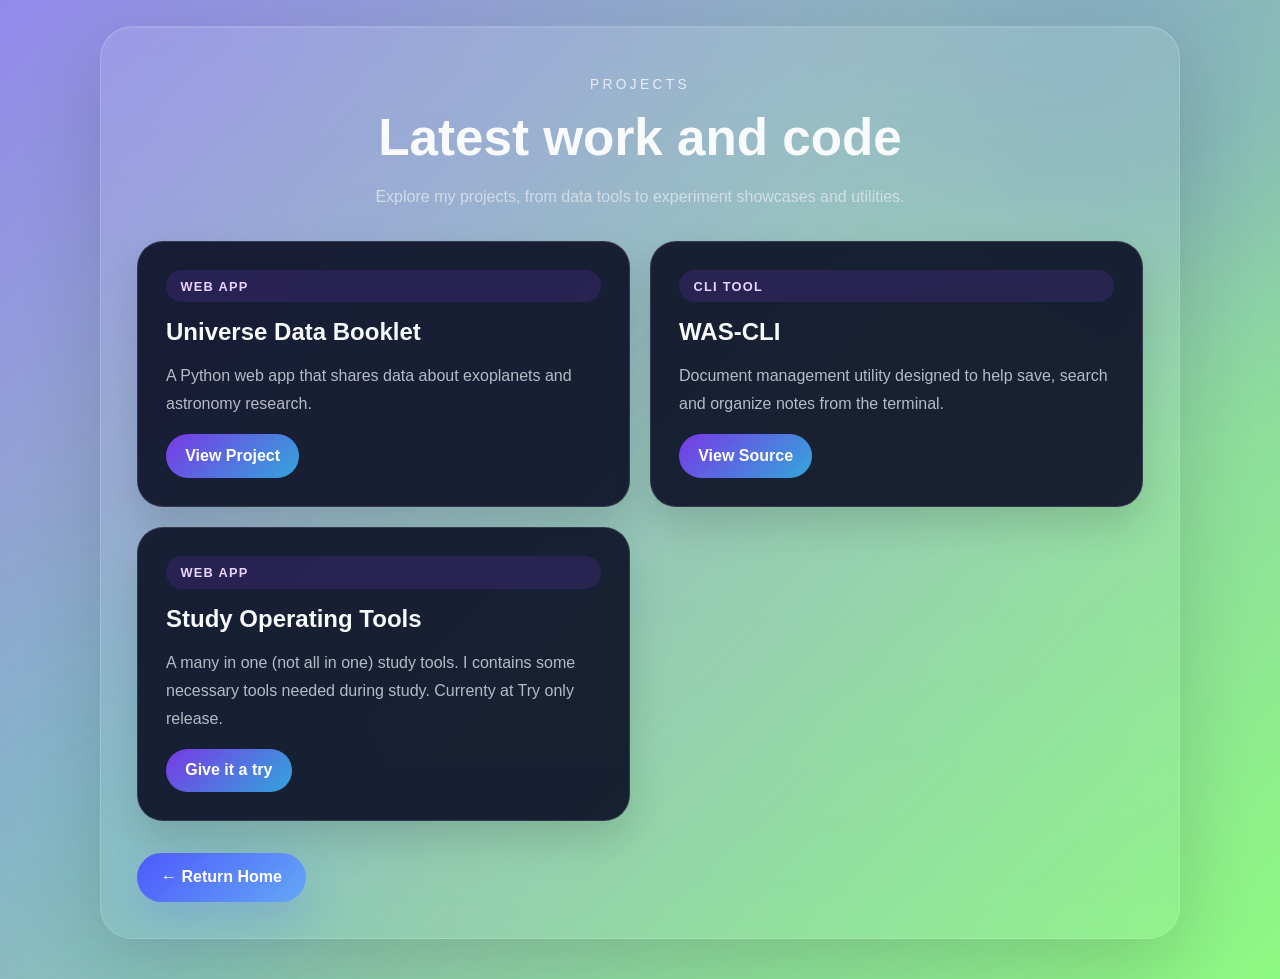
<file: Pages/project-index.html>
<!DOCTYPE html>
<html lang="en">
<head>
    <meta charset="UTF-8">
    <meta name="viewport" content="width=device-width, initial-scale=1.0">
    <meta name="description" content="Explore my projects, from data tools to experiment showcases and utilities. A-Level Science student and developer portfolio.">
    <meta name="author" content="Md. Shafi Un Wasi">
    <meta name="robots" content="index, follow, max-snippet:-1, max-image-preview:large">
    <meta name="theme-color" content="#796de7">
    <meta name="google-site-verification" content="iYQ4q0iXuBqfTQEMbec_G-qBHKZ8yX4CH2W_Adv3000" />

    <meta property="og:type" content="website">
    <meta property="og:site_name" content="SUWasi">
    <meta property="og:url" content="https://suwasi.pages.dev/Pages/project-index.html">
    <meta property="og:title" content="Projects | Md. Shafi Un Wasi — A-Level Science Student">
    <meta property="og:description" content="Explore my projects, from data tools to experiment showcases and utilities.">
    <meta property="og:image" content="https://suwasi.pages.dev/preview.png">
    <meta property="og:image:width" content="1200">
    <meta property="og:image:height" content="630">
    <meta property="og:image:alt" content="Md. Shafi Un Wasi projects page">
    <meta property="og:locale" content="en_US">
    <meta property="og:determiner" content="auto">

    <meta name="twitter:card" content="summary_large_image">
    <meta name="twitter:site" content="@shafi_un_wasi">
    <meta name="twitter:creator" content="@shafi_un_wasi">
    <meta name="twitter:title" content="Projects | Md. Shafi Un Wasi — A-Level Science Student">
    <meta name="twitter:description" content="Explore my projects, from data tools to experiment showcases and utilities.">
    <meta name="twitter:image" content="https://suwasi.pages.dev/preview.png">
    <meta name="twitter:image:alt" content="Md. Shafi Un Wasi projects page">

    <meta property="profile:first_name" content="Shafi">
    <meta property="profile:last_name" content="Wasi">
    <meta property="article:author" content="https://suwasi.pages.dev/#person">
    <meta property="article:publisher" content="https://suwasi.pages.dev/">
    <meta property="article:section" content="Projects">
    <meta property="article:tag" content="Projects">
    <meta property="article:tag" content="Python">
    <meta property="article:tag" content="Data Analysis">
    <meta property="article:tag" content="Astronomy">
    <meta property="article:tag" content="Developer Tool">
    <meta property="article:tag" content="Portfolio">
    <meta property="article:modified_time" content="2026-11-23T14:55:00Z">

    <link rel="canonical" href="https://suwasi.pages.dev/Pages/project-index.html">
    <link rel="alternate" hreflang="en" href="https://suwasi.pages.dev/Pages/project-index.html" />
    <link rel="alternate" hreflang="bn" href="https://suwasi.pages.dev/Pages/project-index.html" />
    <link rel="alternate" hreflang="x-default" href="https://suwasi.pages.dev/Pages/project-index.html" />
    <link rel="stylesheet" href="CSS/project-index.css">

    <script type="application/ld+json">
{
  "@context": "https://schema.org",
  "@graph": [
    {
      "@type": "Person",
      "@id": "https://suwasi.pages.dev/#person",
      "name": "Md. Shafi Un Wasi",
      "givenName": "Md. Shafi Un",
      "familyName": "Wasi",
      "jobTitle": "A-Level Science Student & Developer",
      "url": "https://suwasi.pages.dev/",
      "email": "mailto:shafiun.wasi@outlook.com",
      "image": "https://suwasi.pages.dev/Assets/Images/my profile.jpg",
      "knowsAbout": ["Self Assembling Nano Technology", "Nanotechnology", "Astronomy", "Quantum Physics", "Chemistry", "Physics", "Mathematics", "Python"],
      "nationality": { "@type": "Country", "name": "Bangladesh" },
      "knowsLanguage": ["English", "Bengali"],
      "sameAs": [
        "https://github.com/MDSUWasi",
        "https://www.linkedin.com/in/md-shafi-un-wasi",
        "https://bsky.app/profile/shafi-un-wasi.bsky.social",
        "https://x.com/shafi_un_wasi"
      ]
    },
    {
      "@type": "WebPage",
      "@id": "https://suwasi.pages.dev/Pages/project-index.html#webpage",
      "name": "Projects | Md. Shafi Un Wasi — A-Level Science Student",
      "url": "https://suwasi.pages.dev/Pages/project-index.html",
      "description": "Explore my projects, from data tools to experiment showcases and utilities.",
      "isPartOf": { "@id": "https://suwasi.pages.dev/#organization" },
      "author": { "@id": "https://suwasi.pages.dev/#person" },
      "publisher": { "@id": "https://suwasi.pages.dev/#organization" },
      "inLanguage": "en-US",
      "isAccessibleForFree": true
    },
    {
      "@type": "Organization",
      "@id": "https://suwasi.pages.dev/#organization",
      "name": "SUWasi",
      "url": "https://suwasi.pages.dev/",
      "logo": "https://suwasi.pages.dev/preview.png"
    },
    {
      "@type": "BreadcrumbList",
      "@id": "https://suwasi.pages.dev/Pages/project-index.html#breadcrumb",
      "itemListElement": [
        { "@type": "ListItem", "position": 1, "name": "Home", "item": "https://suwasi.pages.dev/" },
        { "@type": "ListItem", "position": 2, "name": "Projects", "item": "https://suwasi.pages.dev/Pages/project-index.html" }
      ]
    }
  ]
}
</script>
    <title>Projects | Md. Shafi Un Wasi — A-Level Science Student</title>
    <link rel="stylesheet" href="CSS/project-index.css">
</head>
<body>
    <main class="page-shell">
        <header class="page-hero">
            <p class="eyebrow">Projects</p>
            <h1>Latest work and code</h1>
            <p class="hero-copy">Explore my projects, from data tools to experiment showcases and utilities.</p>
        </header>

        <section class="project-grid">
            <article class="project-card">
                <span class="project-tag">Web App</span>
                <h2>Universe Data Booklet</h2>
                <p>A Python web app that shares data about exoplanets and astronomy research.</p>
                <a href="https://wasi100.pythonanywhere.com/" target="_blank" rel="noopener noreferrer">View Project</a>
            </article>
            <article class="project-card">
                <span class="project-tag">CLI Tool</span>
                <h2>WAS-CLI</h2>
                <p>Document management utility designed to help save, search and organize notes from the terminal.</p>
                <a href="https://github.com/MDSUWasi/was-cli" target="_blank" rel="noopener noreferrer">View Source</a>
            </article>
            <article class="project-card">
                <span class="project-tag">Web App</span>
                <h2>Study Operating Tools</h2>
                <p>A many in one (not all in one) study tools. I contains some necessary tools needed during study. Currenty at Try only release.</p>
                <a href="https://mdsuwasi.github.io/Study-Operating-Tool-Box/">Give it a try</a>
            </article>
        </section>

        <a class="primary-button" href="../index.html">← Return Home</a>
    </main>
</body>
</html>
</file>
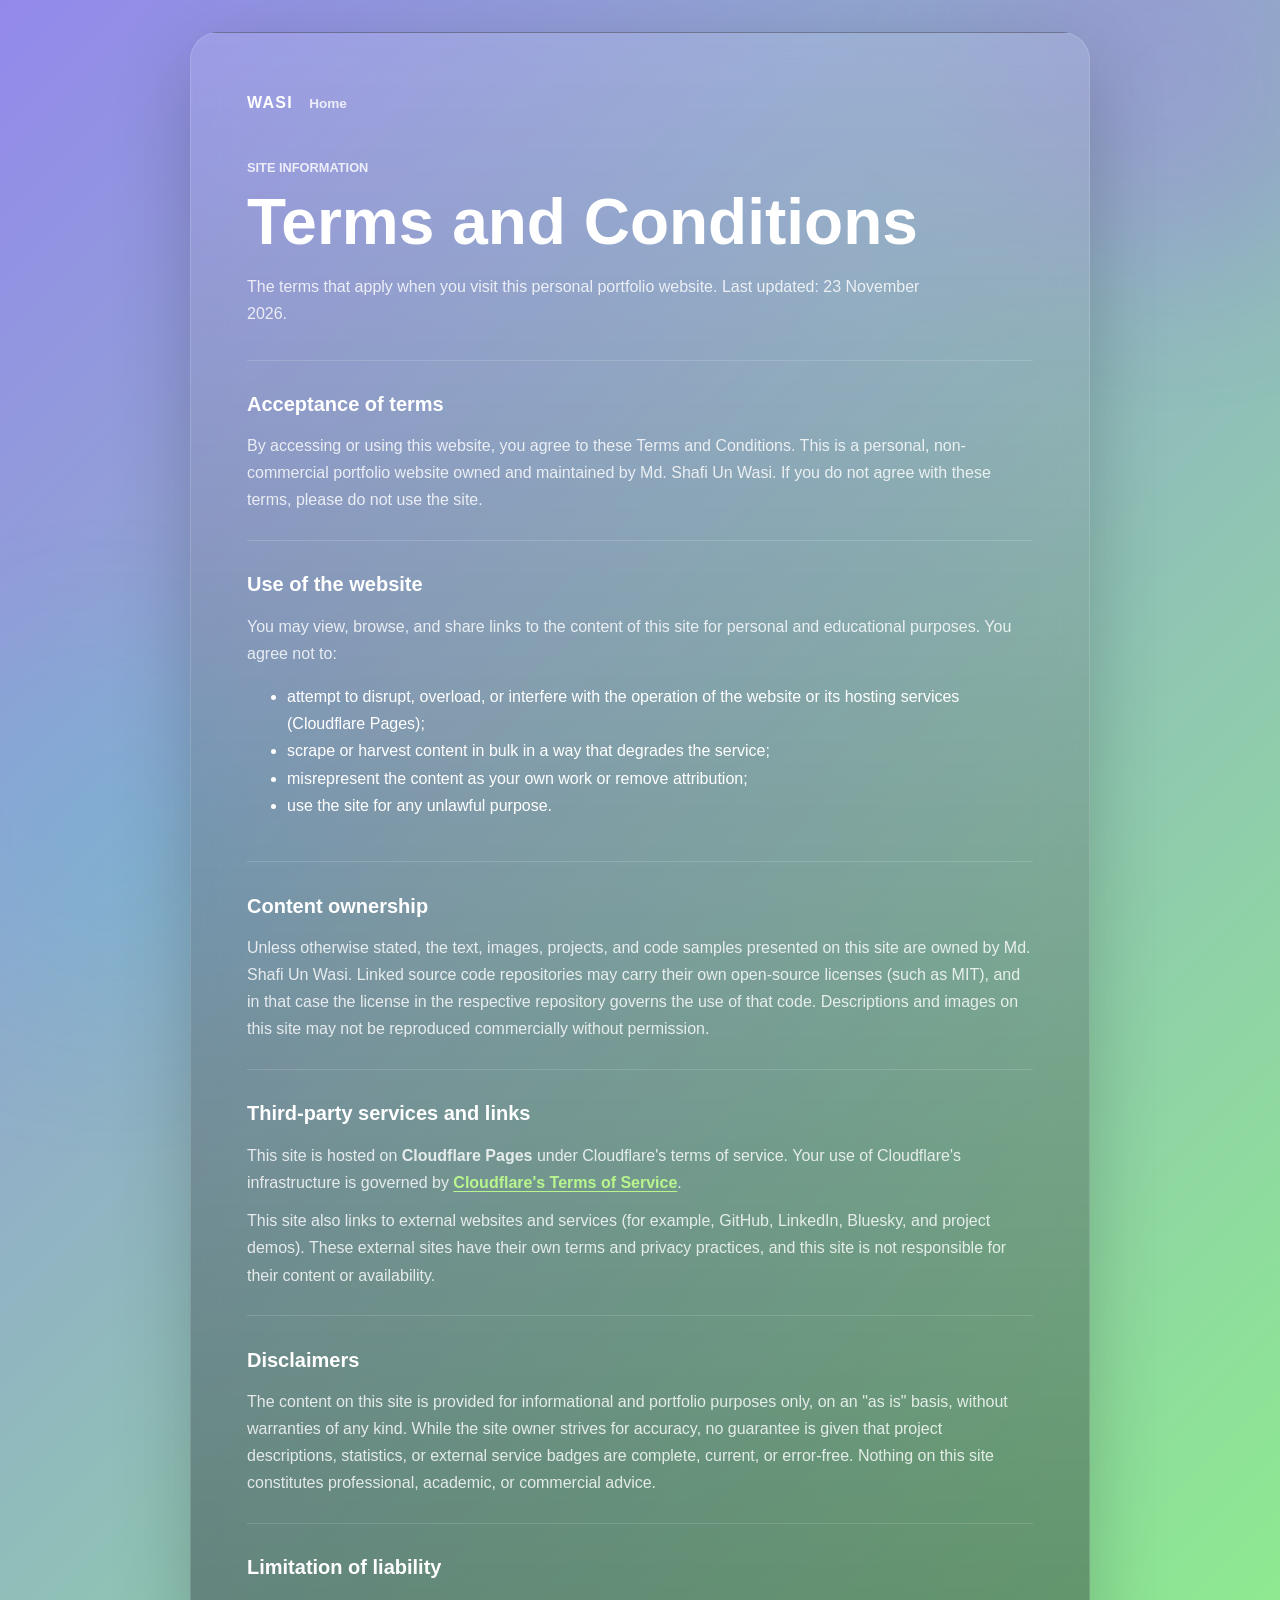
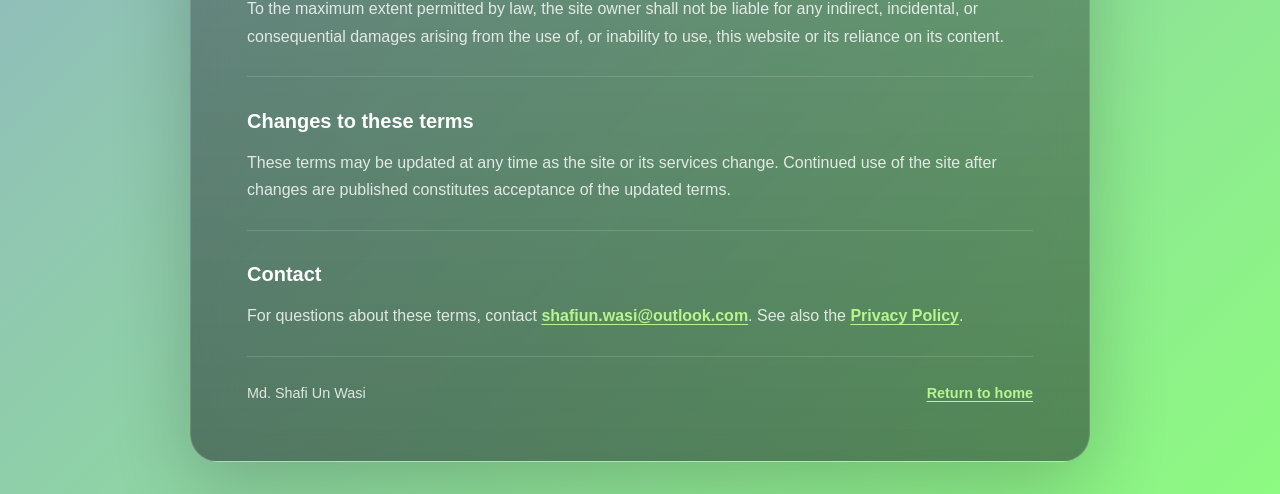
<file: Pages/terms-index.html>
<!DOCTYPE html>
<html lang="en" data-theme="light">
<head>
    <meta charset="UTF-8">
    <meta name="viewport" content="width=device-width, initial-scale=1.0">

    <meta name="description" content="Terms and conditions for the SUWasi portfolio website, covering acceptable use, content ownership, disclaimers, and third-party services.">
    <meta name="author" content="Md. Shafi Un Wasi">
    <meta name="robots" content="noindex, follow, max-snippet:-1, max-image-preview:large">
    <meta name="theme-color" content="#796de7">

    <meta property="og:type" content="website">
    <meta property="og:site_name" content="SUWasi">
    <meta property="og:url" content="https://suwasi.pages.dev/Pages/terms-index.html">
    <meta property="og:title" content="Terms and Conditions | Md. Shafi Un Wasi">
    <meta property="og:description" content="Terms and conditions for using this portfolio website, covering acceptable use, content ownership, disclaimers, and third-party services.">
    <meta property="og:image" content="https://suwasi.pages.dev/preview.png">
    <meta property="og:image:width" content="1200">
    <meta property="og:image:height" content="630">
    <meta property="og:image:alt" content="Md. Shafi Un Wasi terms page">
    <meta property="og:locale" content="en_US">
    <meta property="og:determiner" content="auto">

    <meta name="twitter:card" content="summary">
    <meta name="twitter:site" content="@shafi_un_wasi">
    <meta name="twitter:creator" content="@shafi_un_wasi">
    <meta name="twitter:title" content="Terms and Conditions | Md. Shafi Un Wasi">
    <meta name="twitter:description" content="Terms and conditions for using this portfolio website, covering acceptable use, content ownership, disclaimers, and third-party services.">
    <meta name="twitter:image" content="https://suwasi.pages.dev/preview.png">
    <meta name="twitter:image:alt" content="Md. Shafi Un Wasi terms page">

    <meta property="profile:first_name" content="Shafi">
    <meta property="profile:last_name" content="Wasi">
    <meta property="article:author" content="https://suwasi.pages.dev/#person">
    <meta property="article:publisher" content="https://suwasi.pages.dev/">
    <meta property="article:section" content="Legal">
    <meta property="article:tag" content="Terms">
    <meta property="article:tag" content="Conditions">
    <meta property="article:tag" content="Legal">
    <meta property="article:modified_time" content="2026-11-23T14:55:00Z">

    <link rel="canonical" href="https://suwasi.pages.dev/Pages/terms-index.html">
    <link rel="alternate" hreflang="en" href="https://suwasi.pages.dev/Pages/terms-index.html" />
    <link rel="alternate" hreflang="bn" href="https://suwasi.pages.dev/Pages/terms-index.html" />
    <link rel="alternate" hreflang="x-default" href="https://suwasi.pages.dev/Pages/terms-index.html" />
    <link rel="stylesheet" href="CSS/privacy-policy-index.css">

    <script type="application/ld+json">
{
  "@context": "https://schema.org",
  "@graph": [
    {
      "@type": "Person",
      "@id": "https://suwasi.pages.dev/#person",
      "name": "Md. Shafi Un Wasi",
      "givenName": "Md. Shafi Un",
      "familyName": "Wasi",
      "jobTitle": "A-Level Science Student & Developer",
      "url": "https://suwasi.pages.dev/",
      "email": "mailto:shafiun.wasi@outlook.com",
      "image": "https://suwasi.pages.dev/Assets/Images/my profile.jpg",
      "knowsAbout": ["Self Assembling Nano Technology", "Nanotechnology", "Astronomy", "Quantum Physics", "Chemistry", "Physics", "Mathematics", "Python"],
      "nationality": { "@type": "Country", "name": "Bangladesh" },
      "knowsLanguage": ["English", "Bengali"],
      "sameAs": [
        "https://github.com/MDSUWasi",
        "https://www.linkedin.com/in/md-shafi-un-wasi",
        "https://bsky.app/profile/shafi-un-wasi.bsky.social",
        "https://x.com/shafi_un_wasi"
      ]
    },
    {
      "@type": "Organization",
      "@id": "https://suwasi.pages.dev/#organization",
      "name": "SUWasi",
      "url": "https://suwasi.pages.dev/",
      "logo": "https://suwasi.pages.dev/preview.png"
    },
    {
      "@type": "WebPage",
      "@id": "https://suwasi.pages.dev/Pages/terms-index.html#webpage",
      "name": "Terms and Conditions | Md. Shafi Un Wasi",
      "url": "https://suwasi.pages.dev/Pages/terms-index.html",
      "description": "Terms and conditions for using this portfolio website.",
      "isPartOf": { "@id": "https://suwasi.pages.dev/#organization" },
      "author": { "@id": "https://suwasi.pages.dev/#person" },
      "publisher": { "@id": "https://suwasi.pages.dev/#organization" },
      "inLanguage": "en-US",
      "isAccessibleForFree": true
    },
    {
      "@type": "BreadcrumbList",
      "@id": "https://suwasi.pages.dev/Pages/terms-index.html#breadcrumb",
      "itemListElement": [
        { "@type": "ListItem", "position": 1, "name": "Home", "item": "https://suwasi.pages.dev/" },
        { "@type": "ListItem", "position": 2, "name": "Terms and Conditions", "item": "https://suwasi.pages.dev/Pages/terms-index.html" }
      ]
    }
  ]
}
</script>
    <title>Terms and Conditions | Md. Shafi Un Wasi</title>
</head>
<body>
    <main class="policy-shell">
        <header class="policy-header">
            <a class="home-link" href="../index.html">WASI <span>Home</span></a>
            <p class="eyebrow">Site Information</p>
            <h1>Terms and Conditions</h1>
            <p class="intro">The terms that apply when you visit this personal portfolio website. Last updated: 23 November 2026.</p>
        </header>

        <section class="policy-section">
            <h2>Acceptance of terms</h2>
            <p>By accessing or using this website, you agree to these Terms and Conditions. This is a personal, non-commercial portfolio website owned and maintained by Md. Shafi Un Wasi. If you do not agree with these terms, please do not use the site.</p>
        </section>

        <section class="policy-section">
            <h2>Use of the website</h2>
            <p>You may view, browse, and share links to the content of this site for personal and educational purposes. You agree not to:</p>
            <ul>
                <li>attempt to disrupt, overload, or interfere with the operation of the website or its hosting services (Cloudflare Pages);</li>
                <li>scrape or harvest content in bulk in a way that degrades the service;</li>
                <li>misrepresent the content as your own work or remove attribution;</li>
                <li>use the site for any unlawful purpose.</li>
            </ul>
        </section>

        <section class="policy-section">
            <h2>Content ownership</h2>
            <p>Unless otherwise stated, the text, images, projects, and code samples presented on this site are owned by Md. Shafi Un Wasi. Linked source code repositories may carry their own open-source licenses (such as MIT), and in that case the license in the respective repository governs the use of that code. Descriptions and images on this site may not be reproduced commercially without permission.</p>
        </section>

        <section class="policy-section">
            <h2>Third-party services and links</h2>
            <p>This site is hosted on <strong>Cloudflare Pages</strong> under Cloudflare's terms of service. Your use of Cloudflare's infrastructure is governed by <a href="https://www.cloudflare.com/terms-of-service/" rel="noopener noreferrer">Cloudflare's Terms of Service</a>.</p>
            <p>This site also links to external websites and services (for example, GitHub, LinkedIn, Bluesky, and project demos). These external sites have their own terms and privacy practices, and this site is not responsible for their content or availability.</p>
        </section>

        <section class="policy-section">
            <h2>Disclaimers</h2>
            <p>The content on this site is provided for informational and portfolio purposes only, on an "as is" basis, without warranties of any kind. While the site owner strives for accuracy, no guarantee is given that project descriptions, statistics, or external service badges are complete, current, or error-free. Nothing on this site constitutes professional, academic, or commercial advice.</p>
        </section>

        <section class="policy-section">
            <h2>Limitation of liability</h2>
            <p>To the maximum extent permitted by law, the site owner shall not be liable for any indirect, incidental, or consequential damages arising from the use of, or inability to use, this website or its reliance on its content.</p>
        </section>

        <section class="policy-section">
            <h2>Changes to these terms</h2>
            <p>These terms may be updated at any time as the site or its services change. Continued use of the site after changes are published constitutes acceptance of the updated terms.</p>
        </section>

        <section class="policy-section">
            <h2>Contact</h2>
            <p>For questions about these terms, contact <a href="mailto:shafiun.wasi@outlook.com">shafiun.wasi@outlook.com</a>. See also the <a href="privacy-policy-index.html">Privacy Policy</a>.</p>
        </section>

        <footer class="policy-footer">
            <span>Md. Shafi Un Wasi</span>
            <a href="../index.html">Return to home</a>
        </footer>
    </main>
</body>
</html>
</file>
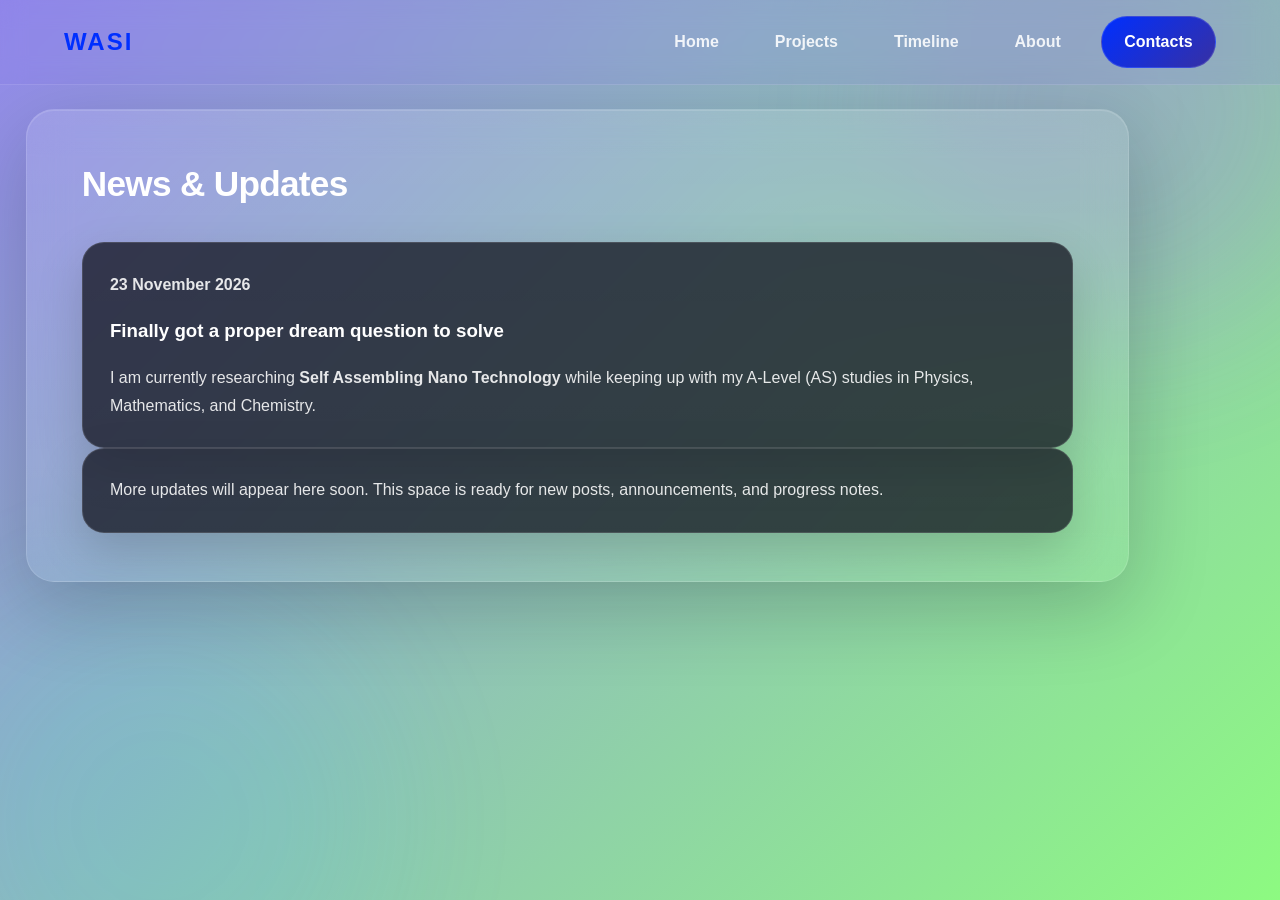
<file: Pages/updates-index.html>
<!DOCTYPE html>
<html lang="en" data-theme="light">
<head>
    <meta charset="UTF-8">
    <meta name="viewport" content="width=device-width, initial-scale=1.0">

    <meta name="description" content="News, announcements, and project notes from Md. Shafi Un Wasi — A-Level science student and researcher.">
    <meta name="author" content="Md. Shafi Un Wasi">
    <meta name="robots" content="index, follow, max-snippet:-1, max-image-preview:large">
    <meta name="theme-color" content="#796de7">
    <meta name="google-site-verification" content="iYQ4q0iXuBqfTQEMbec_G-qBHKZ8yX4CH2W_Adv3000" />

    <meta property="og:type" content="website">
    <meta property="og:site_name" content="SUWasi">
    <meta property="og:url" content="https://suwasi.pages.dev/Pages/updates-index.html">
    <meta property="og:title" content="News &amp; Updates | Md. Shafi Un Wasi — A-Level Science Student">
    <meta property="og:description" content="News, announcements, and project notes from Md. Shafi Un Wasi — A-Level science student and researcher.">
    <meta property="og:image" content="https://suwasi.pages.dev/preview.png">
    <meta property="og:image:width" content="1200">
    <meta property="og:image:height" content="630">
    <meta property="og:image:alt" content="Md. Shafi Un Wasi updates page">
    <meta property="og:locale" content="en_US">
    <meta property="og:determiner" content="auto">

    <meta name="twitter:card" content="summary_large_image">
    <meta name="twitter:site" content="@shafi_un_wasi">
    <meta name="twitter:creator" content="@shafi_un_wasi">
    <meta name="twitter:title" content="News &amp; Updates | Md. Shafi Un Wasi — A-Level Science Student">
    <meta name="twitter:description" content="News, announcements, and project notes from Md. Shafi Un Wasi — A-Level science student and researcher.">
    <meta name="twitter:image" content="https://suwasi.pages.dev/preview.png">
    <meta name="twitter:image:alt" content="Md. Shafi Un Wasi updates page">

    <meta property="profile:first_name" content="Shafi">
    <meta property="profile:last_name" content="Wasi">
    <meta property="article:author" content="https://suwasi.pages.dev/#person">
    <meta property="article:publisher" content="https://suwasi.pages.dev/">
    <meta property="article:section" content="Updates">
    <meta property="article:tag" content="Updates">
    <meta property="article:tag" content="News">
    <meta property="article:tag" content="Announcements">
    <meta property="article:tag" content="Research">
    <meta property="article:modified_time" content="2026-11-23T14:55:00Z">

    <link rel="canonical" href="https://suwasi.pages.dev/Pages/updates-index.html">
    <link rel="alternate" hreflang="en" href="https://suwasi.pages.dev/Pages/updates-index.html" />
    <link rel="alternate" hreflang="bn" href="https://suwasi.pages.dev/Pages/updates-index.html" />
    <link rel="alternate" hreflang="x-default" href="https://suwasi.pages.dev/Pages/updates-index.html" />
    <link rel="stylesheet" href="../my-style.css">

    <script type="application/ld+json">
{
  "@context": "https://schema.org",
  "@graph": [
    {
      "@type": "Person",
      "@id": "https://suwasi.pages.dev/#person",
      "name": "Md. Shafi Un Wasi",
      "givenName": "Md. Shafi Un",
      "familyName": "Wasi",
      "jobTitle": "A-Level Science Student & Developer",
      "url": "https://suwasi.pages.dev/",
      "email": "mailto:shafiun.wasi@outlook.com",
      "image": "https://suwasi.pages.dev/Assets/Images/my profile.jpg",
      "knowsAbout": ["Self Assembling Nano Technology", "Nanotechnology", "Astronomy", "Quantum Physics", "Chemistry", "Physics", "Mathematics", "Python"],
      "nationality": { "@type": "Country", "name": "Bangladesh" },
      "knowsLanguage": ["English", "Bengali"],
      "sameAs": [
        "https://github.com/MDSUWasi",
        "https://www.linkedin.com/in/md-shafi-un-wasi",
        "https://bsky.app/profile/shafi-un-wasi.bsky.social",
        "https://x.com/shafi_un_wasi"
      ]
    },
    {
      "@type": "Organization",
      "@id": "https://suwasi.pages.dev/#organization",
      "name": "SUWasi",
      "url": "https://suwasi.pages.dev/",
      "logo": "https://suwasi.pages.dev/preview.png"
    },
    {
      "@type": "WebPage",
      "@id": "https://suwasi.pages.dev/Pages/updates-index.html#webpage",
      "name": "News &amp; Updates | Md. Shafi Un Wasi — A-Level Science Student",
      "url": "https://suwasi.pages.dev/Pages/updates-index.html",
      "description": "News, announcements, and project notes from Md. Shafi Un Wasi — A-Level science student and researcher.",
      "isPartOf": { "@id": "https://suwasi.pages.dev/#organization" },
      "author": { "@id": "https://suwasi.pages.dev/#person" },
      "publisher": { "@id": "https://suwasi.pages.dev/#organization" },
      "inLanguage": "en-US",
      "isAccessibleForFree": true
    },
    {
      "@type": "BreadcrumbList",
      "@id": "https://suwasi.pages.dev/Pages/updates-index.html#breadcrumb",
      "itemListElement": [
        { "@type": "ListItem", "position": 1, "name": "Home", "item": "https://suwasi.pages.dev/" },
        { "@type": "ListItem", "position": 2, "name": "News &amp; Updates", "item": "https://suwasi.pages.dev/Pages/updates-index.html" }
      ]
    }
  ]
}
</script>
    <title>News &amp; Updates | Md. Shafi Un Wasi — A-Level Science Student</title>
    <link rel="stylesheet" href="../my-style.css">
</head>
<body class="library-theme">
    <header class="site-header">
        <a href="../index.html" class="logo">WASI</a>
        <nav class="nav-links" id="primary-nav" aria-label="Primary navigation">
            <a href="../index.html" class="nav-link">Home</a>
            <a href="project-index.html" class="nav-link">Projects</a>
            <a href="history-timeline-index.html" class="nav-link">Timeline</a>
            <a href="about-index.html" class="nav-link">About</a>
            <a href="contact-index.html" class="btn-primary nav-link">Contacts</a>
        </nav>
    </header>

    <main>
        <section class="panel reveal delay-3">
            <h2 class="section-title">News &amp; Updates</h2>

            <article class="status-card">
                <p class="panel-meta">23 November 2026</p>
                <h3>Finally got a proper dream question to solve</h3>
                <p>I am currently researching <strong>Self Assembling Nano Technology</strong> while keeping up with my A-Level (AS) studies in Physics, Mathematics, and Chemistry.</p>
            </article>

            <div class="status-card">
                <p>More updates will appear here soon. This space is ready for new posts, announcements, and progress notes.</p>
            </div>
        </section>
    </main>

    <script src="../my-script.js" defer></script>
</body>
</html>
</file>
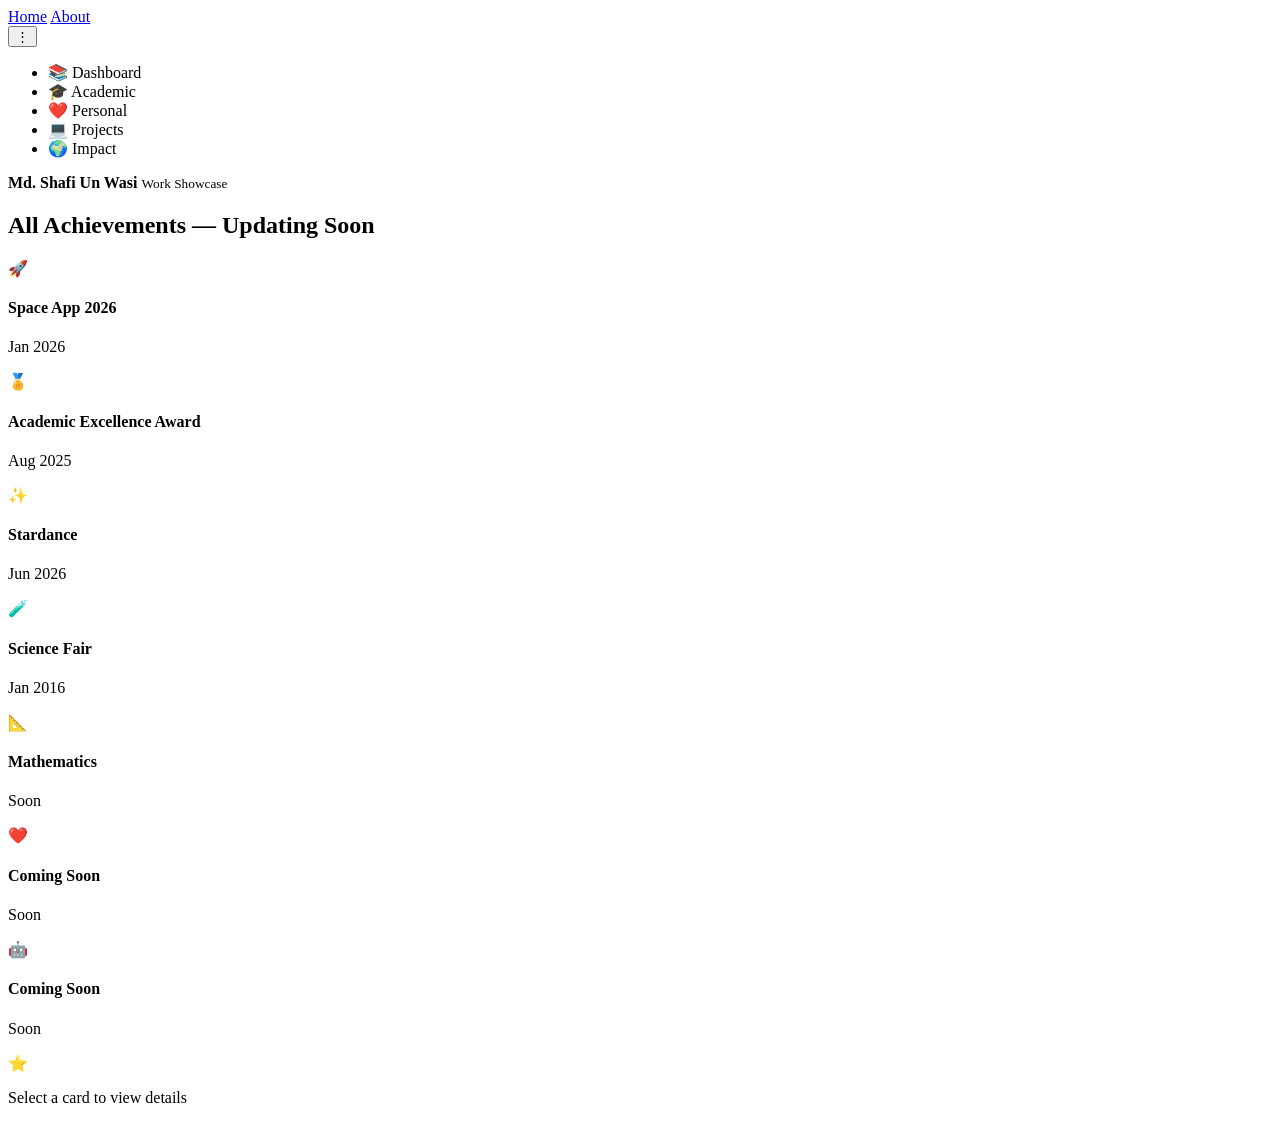
<file: Pages/view-my-work-index.html>
<!DOCTYPE html>
<html lang="en">
<head>
    <meta charset="UTF-8">
    <meta name="viewport" content="width=device-width, initial-scale=1.0">
    <meta name="description" content="View my works and achievements across academic, personal, and project categories. A-Level Science student portfolio showcase.">
    <meta name="author" content="Md. Shafi Un Wasi">
    <meta name="robots" content="index, follow, max-snippet:-1, max-image-preview:large">
    <meta name="theme-color" content="#796de7">
    <meta name="google-site-verification" content="iYQ4q0iXuBqfTQEMbec_G-qBHKZ8yX4CH2W_Adv3000" />

    <meta property="og:type" content="website">
    <meta property="og:site_name" content="SUWasi">
    <meta property="og:url" content="https://suwasi.pages.dev/Pages/view-my-work-index.html">
    <meta property="og:title" content="Work Showcase | Md. Shafi Un Wasi — A-Level Science Student">
    <meta property="og:description" content="View my works and achievements across academic, personal, and project categories.">
    <meta property="og:image" content="https://suwasi.pages.dev/preview.png">
    <meta property="og:image:width" content="1200">
    <meta property="og:image:height" content="630">
    <meta property="og:image:alt" content="Md. Shafi Un Wasi work showcase page">
    <meta property="og:locale" content="en_US">
    <meta property="og:determiner" content="auto">

    <meta name="twitter:card" content="summary_large_image">
    <meta name="twitter:site" content="@shafi_un_wasi">
    <meta name="twitter:creator" content="@shafi_un_wasi">
    <meta name="twitter:title" content="Work Showcase | Md. Shafi Un Wasi — A-Level Science Student">
    <meta name="twitter:description" content="View my works and achievements across academic, personal, and project categories.">
    <meta name="twitter:image" content="https://suwasi.pages.dev/preview.png">
    <meta name="twitter:image:alt" content="Md. Shafi Un Wasi work showcase page">

    <meta property="profile:first_name" content="Shafi">
    <meta property="profile:last_name" content="Wasi">
    <meta property="article:author" content="https://suwasi.pages.dev/#person">
    <meta property="article:publisher" content="https://suwasi.pages.dev/">
    <meta property="article:section" content="Work Showcase">
    <meta property="article:tag" content="Work Showcase">
    <meta property="article:tag" content="Achievements">
    <meta property="article:tag" content="Academic">
    <meta property="article:tag" content="Projects">
    <meta property="article:tag" content="Portfolio">
    <meta property="article:modified_time" content="2026-11-23T14:55:00Z">

    <link rel="canonical" href="https://suwasi.pages.dev/Pages/view-my-work-index.html">
    <link rel="alternate" hreflang="en" href="https://suwasi.pages.dev/Pages/view-my-work-index.html" />
    <link rel="alternate" hreflang="bn" href="https://suwasi.pages.dev/Pages/view-my-work-index.html" />
    <link rel="alternate" hreflang="x-default" href="https://suwasi.pages.dev/Pages/view-my-work-index.html" />
    <script type="application/ld+json">
{
  "@context": "https://schema.org",
  "@graph": [
    {
      "@type": "Person",
      "@id": "https://suwasi.pages.dev/#person",
      "name": "Md. Shafi Un Wasi",
      "givenName": "Md. Shafi Un",
      "familyName": "Wasi",
      "jobTitle": "A-Level Science Student & Developer",
      "url": "https://suwasi.pages.dev/",
      "email": "mailto:shafiun.wasi@outlook.com",
      "image": "https://suwasi.pages.dev/Assets/Images/my profile.jpg",
      "knowsAbout": ["Self Assembling Nano Technology", "Nanotechnology", "Astronomy", "Quantum Physics", "Chemistry", "Physics", "Mathematics", "Python"],
      "nationality": { "@type": "Country", "name": "Bangladesh" },
      "knowsLanguage": ["English", "Bengali"],
      "sameAs": [
        "https://github.com/MDSUWasi",
        "https://www.linkedin.com/in/md-shafi-un-wasi",
        "https://bsky.app/profile/shafi-un-wasi.bsky.social",
        "https://x.com/shafi_un_wasi"
      ]
    },
    {
      "@type": "WebPage",
      "@id": "https://suwasi.pages.dev/Pages/view-my-work-index.html#webpage",
      "name": "Work Showcase | Md. Shafi Un Wasi — A-Level Science Student",
      "url": "https://suwasi.pages.dev/Pages/view-my-work-index.html",
      "description": "View my works and achievements across academic, personal, and project categories.",
      "isPartOf": { "@id": "https://suwasi.pages.dev/#organization" },
      "author": { "@id": "https://suwasi.pages.dev/#person" },
      "publisher": { "@id": "https://suwasi.pages.dev/#organization" },
      "inLanguage": "en-US",
      "isAccessibleForFree": true
    },
    {
      "@type": "Organization",
      "@id": "https://suwasi.pages.dev/#organization",
      "name": "SUWasi",
      "url": "https://suwasi.pages.dev/",
      "logo": "https://suwasi.pages.dev/preview.png"
    },
    {
      "@type": "BreadcrumbList",
      "@id": "https://suwasi.pages.dev/Pages/view-my-work-index.html#breadcrumb",
      "itemListElement": [
        { "@type": "ListItem", "position": 1, "name": "Home", "item": "https://suwasi.pages.dev/" },
        { "@type": "ListItem", "position": 2, "name": "Work Showcase", "item": "https://suwasi.pages.dev/Pages/view-my-work-index.html" }
      ]
    }
  ]
}
</script>
    <title>Work Showcase | Md. Shafi Un Wasi — A-Level Science Student</title>
</head>
<body>
    <header class="top-bar">
        <nav class="glass-nav">
            <a href="../index.html" class="nav-btn active" onclick="setSection('home')">Home</a>
            <a href="../Pages/about-index.html" class="nav-btn" onclick="setSection('about')">About</a>
            <div class="spacer"></div>
            <button class="icon-only" aria-label="More options">⋮</button>
        </nav>
    </header>

    <div class="main-container">
        <aside class="sidebar-left">
            <ul class="menu-list">
                <li class="active" onclick="filterCategory('all', event)"><span>📚 Dashboard</span></li>
                <li onclick="filterCategory('academic', event)"><span>🎓 Academic</span></li>
                <li onclick="filterCategory('personal', event)"><span>❤️ Personal</span></li>
                <li onclick="filterCategory('projects', event)"><span>💻 Projects</span></li>
                <li onclick="filterCategory('impacts', event)"><span>🌍 Impact</span></li>
            </ul>
            <div class="user-profile-mini">
                <div class="avatar" aria-label="Avatar placeholder"></div>
                <div class="profile-info">
                    <strong>Md. Shafi Un Wasi</strong>
                    <small>Work Showcase</small>
                </div>
            </div>
        </aside>

        <main class="content-area">
            <h2 id="section-title">All Achievements</h2>
            <div class="grid-cards" id="cards-grid"></div>
        </main>

        <aside class="sidebar-right" id="detail-panel">
            <div class="empty-state" id="empty-state">
                <div class="empty-icon">⭐</div>
                <p>Select a card to view details</p>
            </div>
            <div class="item-details" id="details-content" style="display:none;">
                <div class="detail-icon-wrapper" id="d-icon"></div>
                <h3 id="d-title">Title</h3>
                <span class="tag" id="d-category">Category</span>
                <div class="date-badge" id="d-date">Date</div>
                <p class="description" id="d-desc">Description goes here...</p>
                <div class="actions">
                    <button class="btn-primary">View Proof</button>
                    <button class="btn-secondary">Share</button>
                </div>
            </div>
        </aside>
    </div>

    <script src="JavaScript/view-my-work-script.js"></script>
</body>
</html>
</file>
<file: Pages/CSS/about-index.css>
:root {
    --bg-dark: #796de7ce;
    --panel-bg: rgba(15, 18, 42, 0.88);
    --panel-border: rgba(255, 255, 255, 0.12);
    --text-main: #eef2ff;
    --text-muted: rgba(226, 232, 240, 0.82);
    --accent: #8b83ff;
}

* {
    box-sizing: border-box;
}

html {
    scroll-behavior: smooth;
}

body {
    position: relative;
    margin: 0;
    min-height: 100vh;
    font-family: 'Inter', sans-serif;
    color: var(--text-main);
    background: linear-gradient(135deg, var(--bg-dark), rgb(141, 250, 129));
    isolation: isolate;
}

body::before,
body::after {
    content: "";
    position: fixed;
    width: 24rem;
    height: 24rem;
    border-radius: 50%;
    filter: blur(80px);
    opacity: 0.28;
    z-index: -1;
    pointer-events: none;
}

body::before {
    top: -6rem;
    right: -4rem;
    background: rgba(168, 85, 247, 0.75);
}

body::after {
    bottom: -8rem;
    left: -3rem;
    background: rgba(34, 211, 238, 0.45);
}

.page-shell {
    max-width: 1040px;
    margin: 24px auto 40px;
    padding: 36px;
    background: linear-gradient(180deg, rgba(255,255,255,0.10), rgba(255,255,255,0.04));
    border: 1px solid rgba(255, 255, 255, 0.15);
    border-radius: 32px;
    backdrop-filter: blur(20px);
    -webkit-backdrop-filter: blur(20px);
    box-shadow: 0 24px 80px rgba(0, 0, 0, 0.16), inset 0 1px 0 rgba(255,255,255,0.10);
}

.page-hero {
    text-align: center;
    margin-bottom: 32px;
}

.eyebrow {
    display: inline-flex;
    margin-bottom: 1rem;
    color: rgba(255, 255, 255, 0.75);
    letter-spacing: 0.22em;
    text-transform: uppercase;
    font-size: 0.85rem;
    font-weight: 400;
}

.page-hero h1 {
    margin: 0;
    font-size: clamp(2.75rem, 4vw, 3.5rem);
    letter-spacing: -0.04em;
}

.hero-copy {
    margin: 1rem auto 0;
    max-width: 720px;
    color: var(--text-muted);
    line-height: 1.8;
}

.intro-grid {
    display: grid;
    grid-template-columns: repeat(2, minmax(0, 1fr));
    gap: 1.25rem;
    margin-bottom: 30px;
}

.profile-card,
.contact-card,
.bio-panel {
    background: var(--panel-bg);
    border: 1px solid var(--panel-border);
    border-radius: 24px;
    padding: 28px;
}

.profile-card h2,
.contact-card h3,
.bio-panel h2 {
    margin-top: 0;
    margin-bottom: 1rem;
    color: #fff;
}

.profile-card ul {
    list-style: inside disc;
    padding-left: 0;
    color: var(--text-muted);
    line-height: 1.8;
}

.profile-card p,
.bio-panel p {
    color: var(--text-muted);
    line-height: 1.8;
}

.contact-grid {
    display: grid;
    grid-template-columns: repeat(3, minmax(0, 1fr));
    gap: 1rem;
    margin: 32px 0;
}

.contact-card a {
    display: inline-block;
    margin-top: 0.75rem;
    color: var(--accent);
    text-decoration: none;
    font-weight: 600;
}

.contact-card a:hover {
    text-decoration: underline;
}

.interest-panel {
    margin-bottom: 30px;
}

.interest-grid {
    display: grid;
    grid-template-columns: repeat(3, minmax(0, 1fr));
    gap: 1rem;
    margin-top: 20px;
}

.interest-grid span {
    display: inline-flex;
    align-items: center;
    justify-content: center;
    padding: 16px;
    background: rgba(255, 255, 255, 0.06);
    border: 1px solid rgba(255, 255, 255, 0.10);
    border-radius: 20px;
    color: var(--text-main);
    font-weight: 600;
}

.primary-button {
    display: inline-flex;
    align-items: center;
    justify-content: center;
    margin-top: 10px;
    padding: 0.95rem 1.5rem;
    background: linear-gradient(135deg, rgba(139, 131, 255, 0.96), rgba(83, 94, 255, 0.92));
    color: #fff;
    border-radius: 999px;
    text-decoration: none;
    font-weight: 700;
    box-shadow: 0 18px 42px rgba(88, 99, 255, 0.22);
    transition: transform 0.2s ease, box-shadow 0.2s ease;
}

.primary-button:hover,
.primary-button:focus-visible {
    transform: translateY(-2px);
    box-shadow: 0 24px 50px rgba(88, 99, 255, 0.3);
}

@media (max-width: 900px) {
    .intro-grid,
    .contact-grid,
    .interest-grid {
        grid-template-columns: 1fr;
    }
}

@media (max-width: 600px) {
    .page-shell {
        margin: 16px;
        padding: 24px;
    }

    .page-hero h1 {
        font-size: 2.5rem;
    }

    .eyebrow {
        letter-spacing: 0.18em;
    }
}
</file>
<file: Pages/CSS/contact-index.css>
:root {
    --glass-bg: rgba(255, 255, 255, 0.08);
    --bg-dark: #796de7ce;
    --glass-border: rgba(255, 255, 255, 0.16);
    --text-main: #eef2ff;
    --text-muted: rgba(255, 255, 255, 0.82);
    --accent: #e0e7ff;
    --accent-secondary: #5b4fff;
    --card-bg: rgba(20, 24, 48, 0.88);
}

body {
    position: relative;
    background: linear-gradient(135deg, var(--bg-dark), rgb(141, 250, 129));
    color: var(--text-main);
    min-height: 100vh;
    margin: 0;
    font-family: 'Inter', sans-serif;
    isolation: isolate;
}

body::before,
body::after {
    content: "";
    position: fixed;
    width: 26rem;
    height: 26rem;
    border-radius: 50%;
    filter: blur(90px);
    opacity: 0.24;
    z-index: -1;
    pointer-events: none;
}

body::before {
    top: -7rem;
    right: -6rem;
    background: rgba(129, 140, 248, 0.8);
}

body::after {
    bottom: -8rem;
    left: -5rem;
    background: rgba(45, 212, 191, 0.45);
}

.contact-page {
    max-width: 1080px;
    margin: 28px auto 40px;
    padding: 40px;
    background: linear-gradient(180deg, rgba(255,255,255,0.10), rgba(255,255,255,0.04));
    border: 1px solid var(--glass-border);
    border-radius: 32px;
    backdrop-filter: blur(20px);
    -webkit-backdrop-filter: blur(20px);
    box-shadow: 0 30px 90px rgba(0, 0, 0, 0.18), inset 0 1px 0 rgba(255,255,255,0.10);
}

.contact-header {
    text-align: center;
    margin-bottom: 40px;
}

.eyebrow {
    display: inline-flex;
    margin-bottom: 1rem;
    color: rgba(255, 255, 255, 0.72);
    letter-spacing: 0.24em;
    text-transform: uppercase;
    font-size: 0.85rem;
    font-weight: 400;
}

.contact-header h1 {
    font-size: clamp(2.8rem, 4vw, 3.6rem);
    margin: 0;
    color: #ffffff;
    line-height: 1.05;
}

.intro {
    max-width: 760px;
    margin: 1rem auto 0;
    color: var(--text-muted);
    font-size: 1rem;
    line-height: 1.8;
}

.contact-grid {
    display: grid;
    grid-template-columns: repeat(2, minmax(0, 1fr));
    gap: 1.25rem;
    margin-top: 2rem;
}

.contact-card {
    display: grid;
    gap: 1rem;
    padding: 1.5rem 1.6rem;
    min-height: 180px;
    background: linear-gradient(180deg, rgba(15, 23, 42, 0.76), rgba(15, 23, 42, 0.54));
    border: 1px solid rgba(255, 255, 255, 0.10);
    border-radius: 28px;
    box-shadow: 0 16px 40px rgba(0, 0, 0, 0.16), inset 0 1px 0 rgba(255,255,255,0.06);
    text-decoration: none;
    color: inherit;
    transition: transform 0.25s ease, border-color 0.25s ease, background 0.25s ease, box-shadow 0.25s ease;
    backdrop-filter: blur(13px);
    -webkit-backdrop-filter: blur(13px);
}

.contact-card:hover,
.contact-card:focus-visible {
    transform: translateY(-3px);
    border-color: rgba(91, 79, 255, 0.55);
    background: rgba(23, 28, 60, 0.96);
}

.contact-tag {
    display: inline-flex;
    padding: 0.55rem 0.85rem;
    border-radius: 999px;
    background: rgba(91, 79, 255, 0.16);
    color: #dbeafe;
    letter-spacing: 0.12em;
    font-size: 0.78rem;
    text-transform: uppercase;
    font-weight: 600;
}

.contact-card h2 {
    margin: 0;
    font-size: 1.35rem;
    color: #f8fafc;
}

.contact-card p {
    margin: 0;
    color: rgba(226, 232, 240, 0.82);
    line-height: 1.7;
    font-size: 0.98rem;
}

.contact-footer {
    display: flex;
    align-items: center;
    justify-content: space-between;
    gap: 1rem;
    margin-top: 2.5rem;
    padding-top: 1.5rem;
    border-top: 1px solid rgba(255, 255, 255, 0.12);
}

.contact-footer p {
    margin: 0;
    color: var(--text-muted);
    font-size: 0.98rem;
}

.contact-footer a {
    color: #8b83ff;
    text-decoration: underline;
}

.back-home {
    display: inline-flex;
    align-items: center;
    padding: 0.9rem 1.6rem;
    background: linear-gradient(135deg, rgba(75, 74, 255, 0.95), rgba(47, 95, 255, 0.88));
    border-radius: 999px;
    color: #fff;
    font-weight: 700;
    text-decoration: none;
    box-shadow: 0 18px 40px rgba(77, 85, 255, 0.22);
    transition: transform 0.25s ease, box-shadow 0.25s ease;
}

.back-home:hover,
.back-home:focus-visible {
    transform: translateY(-2px);
    box-shadow: 0 20px 48px rgba(77, 85, 255, 0.28);
}

.main-footer {
    max-width: 1080px;
    margin: 0 auto 20px;
    text-align: center;
    color: rgba(255, 255, 255, 0.75);
    font-size: 0.95rem;
}

@media (max-width: 900px) {
    .contact-grid {
        grid-template-columns: 1fr;
    }

    .contact-footer {
        flex-direction: column;
        align-items: stretch;
    }
}

@media (max-width: 600px) {
    .contact-page {
        margin: 18px 12px 30px;
        padding: 28px 16px;
    }

    .contact-header h1 {
        font-size: 2.4rem;
    }

    .contact-card {
        padding: 1.25rem 1.3rem;
        min-height: auto;
    }

    .back-home {
        width: 100%;
        justify-content: center;
    }
}
</file>
<file: my-style.css>
:root {
    --bg-dark: #796de7ce;
    --primary: #002fff;
    --accent: #796de7ce;
    --text: #ffffff;
    --text-muted: rgba(255, 255, 255, 0.88);
    --text-faint: rgba(255, 255, 255, 0.72);
    --glass: rgba(255, 255, 255, 0.08);
    --glass-border: rgba(255, 255, 255, 0.12);
    --panel-bg: rgba(17, 18, 29, 0.75);
    --gradient-bg: linear-gradient(135deg, var(--bg-dark), rgb(141, 250, 129));
    --card-radius: 22px;
    --panel-radius: 28px;
    --transition: 0.25s ease;
}

[data-theme="dark"] {
    --bg-dark: #0d1117;
    --gradient-bg: linear-gradient(135deg, #0d1117, #161b22);
    --primary: #6d4aff;
    --text: #f0f0f0;
    --text-muted: rgba(240, 240, 240, 0.88);
    --text-faint: rgba(240, 240, 240, 0.60);
    --glass: rgba(255, 255, 255, 0.05);
    --glass-border: rgba(255, 255, 255, 0.08);
    --panel-bg: rgba(20, 22, 32, 0.85);
}

*, *::before, *::after {
    box-sizing: border-box;
}

html {
    scroll-behavior: smooth;
}

body {
    position: relative;
    margin: 0;
    min-height: 100vh;
    overflow-x: hidden;
    background: var(--gradient-bg);
    color: var(--text);
    font-family: 'Inter', sans-serif;
    line-height: 1.5;
    transition: background var(--transition);
    isolation: isolate;
}

body::before,
body::after {
    content: "";
    position: fixed;
    inset: auto;
    width: 28rem;
    height: 28rem;
    border-radius: 50%;
    filter: blur(80px);
    opacity: 0.32;
    z-index: -1;
    pointer-events: none;
}

body::before {
    top: -7rem;
    right: -4rem;
    background: rgba(168, 85, 247, 0.6);
}

body::after {
    bottom: -9rem;
    left: -4rem;
    background: rgba(34, 211, 238, 0.35);
}

main {
    margin: 0 9.44rem 0 1.6rem;
}

body.library-theme {
    animation: glowPulse 3s ease-in-out infinite;
}

::selection {
    background: rgba(109, 74, 255, 0.35);
    color: #fff;
}

img {
    max-width: 100%;
    display: block;
}

a {
    color: inherit;
    text-decoration: none;
}

button {
    border: none;
    background: none;
    font: inherit;
}

:focus-visible {
    outline: 2px solid var(--primary);
    outline-offset: 3px;
    border-radius: 4px;
}

@keyframes glowPulse {
    0%, 100% { opacity: 1; }
    50% { opacity: 0.85; }
}

@keyframes fadeInUp {
    from { opacity: 0; transform: translateY(24px); }
    to { opacity: 1; transform: translateY(0); }
}

.section-title {
    font-size: 2.2rem;
    margin: 0 0 2rem;
    font-weight: 800;
    letter-spacing: -0.02em;
}

.site-header {
    position: sticky;
    top: 0;
    z-index: 1000;
    display: flex;
    align-items: center;
    justify-content: space-between;
    gap: 1rem;
    padding: 1rem 5%;
    background: rgba(121, 109, 231, 0.12);
    backdrop-filter: blur(12px);
    -webkit-backdrop-filter: blur(12px);
    border-bottom: 1px solid var(--glass-border);
}

.logo {
    font-size: 1.5rem;
    font-weight: 900;
    color: var(--primary);
    letter-spacing: 2px;
}

.header-controls {
    display: flex;
    align-items: center;
    gap: 0.75rem;
}

.theme-toggle {
    display: flex;
    align-items: center;
    justify-content: center;
    width: 42px;
    height: 42px;
    border-radius: 50%;
    background: var(--glass);
    border: 1px solid var(--glass-border);
    cursor: pointer;
    transition: background var(--transition), transform var(--transition);
}

.theme-toggle:hover {
    background: rgba(121, 109, 231, 0.2);
    transform: translateY(-1px);
}

.theme-icon-dark { display: none; }
[data-theme="dark"] .theme-icon-light { display: none; }
[data-theme="dark"] .theme-icon-dark { display: inline; }

.nav-links {
    display: flex;
    align-items: center;
    gap: 1.5rem;
}

.nav-link {
    color: var(--text-muted);
    padding: 0.85rem 1rem;
    border-radius: 999px;
    font-weight: 600;
    transition: background 0.2s ease, transform 0.2s ease;
}

.nav-link:hover,
.nav-link:focus-visible {
    background: rgba(121, 109, 231, 0.2);
    transform: translateY(-1px);
}

.btn-primary {
    display: inline-flex;
    align-items: center;
    justify-content: center;
    padding: 0.8rem 1.4rem;
    border-radius: 999px;
    border: 1px solid rgba(255, 255, 255, 0.14);
    background: linear-gradient(135deg, var(--primary), #3730a3);
    color: #fff;
    cursor: pointer;
}

.btn-primary:hover,
.btn-primary:focus-visible {
    transform: translateY(-1px);
    box-shadow: 0 16px 35px rgba(79, 70, 229, 0.25);
}

.hero-panel {
    display: grid;
    grid-template-columns: minmax(300px, 44vw) minmax(340px, 56vw);
    gap: 4rem;
    align-items: center;
    padding: 3rem 0;
    min-height: calc(100vh - 96px);
    position: relative;
    width: 100%;
}

.hero-left {
    display: grid;
    gap: 2rem;
    align-content: center;
    position: relative;
    padding-bottom: 8rem;
    isolation: isolate;
}

.avatar-card {
    position: relative;
    padding: 1.9rem;
    border-radius: 90px;
    background: var(--glass);
    border: 1px solid var(--glass-border);
    box-shadow: 0 30px 70px rgba(0, 0, 0, 0.18);
    overflow: hidden;
}

.avatar-frame {
    width: min(100%, 340px);
    aspect-ratio: 1 / 1;
    border-radius: 32px;
    overflow: hidden;
    background: radial-gradient(circle at top left, rgba(255, 255, 255, 0.18), transparent 80%);
    border: 2px solid rgba(255, 255, 255, 0.12);
}

.avatar-frame .avatar {
    width: 100%;
    height: 100%;
    object-fit: cover;
}

.avatar-labels {
    margin-top: 1.4rem;
    display: flex;
    flex-wrap: wrap;
    gap: 0.7rem;
}

.avatar-labels span {
    padding: 0.75rem 1.1rem;
    border-radius: 999px;
    background: var(--glass);
    border: 1px solid var(--glass-border);
    color: var(--text-muted);
    font-size: 1rem;
    font-weight: 500;
}

.hero-right {
    display: grid;
    gap: 1.8rem;
    justify-items: end;
    text-align: right;
    align-content: center;
}

.status-card {
    background: var(--panel-bg);
    border: 1px solid var(--glass-border);
    border-radius: var(--card-radius);
    padding: 1.7rem;
    box-shadow: 0 18px 48px rgba(0, 0, 0, 0.16);
}

.status-pill-row {
    display: flex;
    flex-wrap: wrap;
    gap: 0.75rem;
    margin-bottom: 1rem;
}

.status-pill {
    display: inline-flex;
    align-items: center;
    padding: 0.7rem 1rem;
    border-radius: 999px;
    background: rgba(255, 255, 255, 0.12);
    border: 1px solid rgba(255, 255, 255, 0.16);
    color: var(--text);
    font-weight: 600;
}

.status-card p {
    margin: 0;
    color: var(--text-muted);
    line-height: 1.75;
}

.hero-eyebrow {
    display: inline-flex;
    margin-bottom: 0;
    font-size: 0.9rem;
    font-weight: 400;
    letter-spacing: 0.22em;
    text-transform: uppercase;
    color: var(--text-faint);
}

.hero-panel h1 {
    font-size: clamp(2.8rem, 5vw, 4.4rem);
    line-height: 1.05;
    margin: 0 0 1rem;
}

.hero-panel p {
    margin: 0 0 1.8rem;
    font-size: 1.04rem;
    color: var(--text-muted);
    max-width: 56ch;
}

.hero-link-grid {
    display: grid;
    grid-template-columns: repeat(3, minmax(0, 1fr));
    gap: 1rem;
    width: 100%;
    max-width: 620px;
    align-items: stretch;
}

.hero-link-card {
    display: grid;
    gap: 0.7rem;
    padding: 1.35rem 1.4rem;
    background: var(--glass);
    border: 1px solid var(--glass-border);
    border-radius: 26px;
    color: var(--text);
    text-decoration: none;
    transition: transform var(--transition), border-color var(--transition), background var(--transition);
}

.hero-link-card span {
    font-size: 0.78rem;
    letter-spacing: 0.18em;
    text-transform: uppercase;
    color: var(--text-faint);
}

.hero-link-card strong {
    font-size: 1.15rem;
    line-height: 1.3;
}

.hero-link-card:hover,
.hero-link-card:focus-visible {
    transform: translateY(-4px);
    border-color: rgba(129, 102, 217, 0.65);
    background: rgba(255, 255, 255, 0.12);
}

.hero-actions {
    display: flex;
    flex-wrap: wrap;
    gap: 0.85rem;
    margin-bottom: 1.75rem;
}

.hero-badges {
    display: flex;
    flex-wrap: wrap;
    gap: 0.85rem;
}

.hero-badges span {
    display: inline-flex;
    align-items: center;
    padding: 0.75rem 1rem;
    border-radius: 999px;
    background: var(--glass);
    border: 1px solid var(--glass-border);
    color: var(--text-muted);
    font-size: 0.95rem;
}

.avatar-wrapper {
    position: relative;
    width: min(100%, 360px);
    margin-inline-start: auto;
    z-index: 1;
}

.avatar {
    width: 100%;
    height: auto;
    aspect-ratio: 1 / 1;
    object-fit: cover;
    border-radius: 100.65465% 200.65465% 300.54454% 400.5165%;
    border: 4px solid rgba(255, 255, 255, 0.92);
    box-shadow: 0 25px 80px rgba(0, 0, 0, 0.35);
    transition: transform 0.25s ease;
}

.avatar:hover {
    transform: scale(1.02) rotate(1deg);
}

.avatar-glow {
    position: absolute;
    inset: 0;
    border-radius: inherit;
    box-shadow: 0 0 90px rgba(121, 109, 231, 0.4);
    pointer-events: none;
}

.hero-decoration {
    position: absolute;
    inset: 0;
    display: grid;
    grid-template-columns: repeat(3, 1fr);
    gap: 1rem;
    padding: 2rem;
    pointer-events: none;
}

.hero-decoration span {
    width: 90px;
    height: 90px;
    border-radius: 50%;
    background: rgba(255, 255, 255, 0.08);
    border: 1px solid rgba(255, 255, 255, 0.08);
    opacity: 0.5;
}

.panel {
    margin: 1.5rem auto;
    padding: 3rem 5%;
    max-width: 1200px;
    background: linear-gradient(180deg, rgba(255,255,255,0.10), rgba(255,255,255,0.04));
    border: 1px solid var(--glass-border);
    border-radius: var(--panel-radius);
    box-shadow: 0 24px 80px rgba(13, 18, 38, 0.22), inset 0 1px 0 rgba(255,255,255,0.14);
    backdrop-filter: blur(20px);
    -webkit-backdrop-filter: blur(20px);
}

.panel-grid {
    display: grid;
    grid-template-columns: repeat(2, minmax(240px, 1fr));
    gap: 1.5rem;
}

.panel-grid.single-column {
    grid-template-columns: 1fr;
}

.panel-card,
.card {
    background: linear-gradient(180deg, rgba(17, 24, 39, 0.72), rgba(17, 24, 39, 0.48));
    border: 1px solid rgba(255, 255, 255, 0.12);
    border-radius: var(--card-radius);
    padding: 1.7rem;
    box-shadow: 0 18px 48px rgba(0, 0, 0, 0.16), inset 0 1px 0 rgba(255,255,255,0.06);
    transition: transform var(--transition), border-color var(--transition), box-shadow var(--transition), backdrop-filter var(--transition);
    backdrop-filter: blur(14px);
    -webkit-backdrop-filter: blur(14px);
}

.panel-card:hover,
.card:hover {
    transform: translateY(-8px);
    border-color: rgba(121, 109, 231, 0.45);
    box-shadow: 0 24px 64px rgba(0, 0, 0, 0.22);
}

.panel-card h3,
.card h3 {
    margin: 0 0 0.9rem;
    font-size: 1.25rem;
}

.panel-card p,
.card p {
    margin: 0;
    color: var(--text-muted);
    line-height: 1.75;
}

.panel-meta {
    margin-bottom: 0.8rem;
    color: var(--accent);
    font-weight: 700;
}

.card-grid {
    display: grid;
    grid-template-columns: repeat(2, minmax(260px, 1fr));
    gap: 1.5rem;
    margin-top: 1rem;
}

.card-img {
    height: 220px;
    overflow: hidden;
    border-radius: 18px;
    margin-bottom: 1rem;
    background: linear-gradient(180deg, rgba(79, 70, 229, 0.28), rgba(255,255,255,0.06));
    border: 1px solid rgba(255,255,255,0.08);
}

.card-img img {
    width: 100%;
    height: 100%;
    object-fit: cover;
    transition: transform 0.2s ease;
}

.card:hover .card-img img {
    transform: scale(1.07);
}

.btn-secondary {
    display: inline-flex;
    align-items: center;
    justify-content: center;
    padding: 0.95rem 1.4rem;
    border-radius: 999px;
    background: rgba(255, 255, 255, 0.11);
    border: 1px solid rgba(255, 255, 255, 0.15);
    color: #fff;
    cursor: pointer;
    transition: transform 0.2s ease, background 0.2s ease;
}

.btn-secondary:hover,
.btn-secondary:focus-visible {
    background: rgba(255, 255, 255, 0.18);
    transform: translateY(-1px);
}

.btn-secondary[aria-disabled="true"] {
    opacity: 0.6;
    cursor: not-allowed;
    pointer-events: none;
}

.stats-grid {
    display: grid;
    grid-template-columns: repeat(2, minmax(240px, 1fr));
    gap: 1.5rem;
}

.stats-grid.stats-row {
    grid-template-columns: repeat(2, minmax(0, 1fr));
    align-items: start;
}

.stat-card {
    background: var(--panel-bg);
    border: 1px solid var(--glass-border);
    border-radius: var(--card-radius);
    padding: 1.2rem;
    box-shadow: 0 18px 48px rgba(0, 0, 0, 0.16);
    display: flex;
    align-items: center;
    justify-content: center;
}

.stat-card img {
    width: 100%;
    max-width: 100%;
    height: auto;
    border-radius: 16px;
    display: block;
}

.placeholder-stat-card {
    min-height: 220px;
    background: rgba(255, 255, 255, 0.06);
    border: 1px dashed rgba(255, 255, 255, 0.24);
    backdrop-filter: blur(10px);
    -webkit-backdrop-filter: blur(10px);
}

.placeholder-stat-content {
    display: flex;
    flex-direction: column;
    align-items: center;
    justify-content: center;
    text-align: center;
    gap: 0.5rem;
    width: 100%;
    min-height: 180px;
    padding: 1rem;
    border-radius: 18px;
    background: rgba(255, 255, 255, 0.02);
    color: var(--text-muted);
}

.placeholder-stat-label {
    display: inline-flex;
    padding: 0.4rem 0.75rem;
    border-radius: 999px;
    background: rgba(255, 255, 255, 0.08);
    border: 1px solid rgba(255, 255, 255, 0.14);
    font-size: 0.72rem;
    letter-spacing: 0.12em;
    text-transform: uppercase;
    color: var(--text-faint);
}

.placeholder-stat-content strong {
    font-size: 1.2rem;
    color: var(--text);
}

.placeholder-stat-content small {
    font-size: 0.8rem;
    color: var(--text-faint);
}

.analytics-card {
    background: var(--panel-bg);
    border: 1px solid var(--glass-border);
    border-radius: var(--card-radius);
    padding: 1.7rem;
    box-shadow: 0 18px 48px rgba(0, 0, 0, 0.16);
}

.analytics-card p {
    color: var(--text-muted);
    line-height: 1.75;
    margin: 0 0 1rem;
}

.analytics-card p:last-child {
    margin-bottom: 0;
}

.analytics-popup {
    position: fixed;
    left: max(1.25rem, env(safe-area-inset-left));
    bottom: max(1.25rem, env(safe-area-inset-bottom));
    z-index: 1100;
    width: min(26rem, calc(100vw - 2.5rem));
    padding: 1.2rem 1.35rem;
    color: var(--text);
    background: var(--panel-bg);
    border: 1px solid var(--glass-border);
    border-radius: 16px;
    box-shadow: 0 18px 48px rgba(0, 0, 0, 0.32);
    backdrop-filter: blur(18px);
    -webkit-backdrop-filter: blur(18px);
    animation: fadeInUp 0.35s ease both;
}

.analytics-popup[hidden] {
    display: none;
}

.analytics-popup-heading {
    display: flex;
    align-items: flex-start;
    justify-content: space-between;
    gap: 1rem;
}

.analytics-popup-heading h2 {
    margin: 0 0 0.65rem;
    font-size: 1.05rem;
}

.analytics-popup p {
    margin: 0 0 0.7rem;
    color: var(--text-muted);
    font-size: 0.9rem;
    line-height: 1.55;
}

.analytics-popup-close {
    flex: 0 0 2rem;
    width: 2rem;
    height: 2rem;
    padding: 0;
    color: var(--text-muted);
    font-size: 1.5rem;
    line-height: 1;
    cursor: pointer;
}

.analytics-popup-link {
    display: inline-block;
    color: #a9a1ff;
    font-weight: 700;
    text-decoration: underline;
    text-underline-offset: 0.2em;
}

.credential-card img {
    width: 100%;
    height: auto;
    aspect-ratio: 16 / 10;
    object-fit: cover;
    border-radius: 16px;
    margin: 1rem 0;
}

.credential-card > div[data-share-badge-id] {
    display: flex;
    justify-content: center;
    margin: 1rem 0;
    min-height: 270px;
}

.credential-card > div[data-share-badge-id] iframe {
    max-width: 100%;
    height: 270px;
}

.credential-card .btn-secondary {
    margin-top: 0.8rem;
}

.footer-panel {
    margin: 2rem auto;
    padding: 3rem 5%;
    max-width: 1200px;
    display: flex;
    align-items: center;
    justify-content: space-between;
    gap: 1.5rem;
    background: linear-gradient(180deg, rgba(255,255,255,0.10), rgba(255,255,255,0.04));
    border: 1px solid var(--glass-border);
    border-radius: var(--panel-radius);
    box-shadow: 0 20px 80px rgba(0, 0, 0, 0.12), inset 0 1px 0 rgba(255,255,255,0.12);
    backdrop-filter: blur(18px);
    -webkit-backdrop-filter: blur(18px);
}

.footer-actions {
    display: flex;
    flex-wrap: wrap;
    gap: 0.85rem;
}

.footer-copy h3 {
    margin: 0 0 0.75rem;
    font-size: 1.8rem;
}

.footer-copy p {
    margin: 0;
    color: var(--text-muted);
    max-width: 620px;
}

.socials {
    display: flex;
    flex-wrap: wrap;
    gap: 0.85rem;
}

.socials .hover-icon {
    display: inline-flex;
    padding: 0.75rem 1rem;
    border-radius: 999px;
    background: rgba(255, 255, 255, 0.1);
    color: var(--text-muted);
    font-weight: 600;
    transition: transform 0.2s ease, background 0.2s ease;
}

.socials .hover-icon:hover,
.socials .hover-icon:focus-visible {
    transform: translateY(-2px);
    background: rgba(255, 255, 255, 0.18);
}

.reveal {
    opacity: 0;
    transform: translateY(24px);
    animation: fadeInUp 0.9s ease forwards;
}

.reveal.visible {
    opacity: 1;
    transform: translateY(0);
}

.delay-2 { animation-delay: 0.15s; }
.delay-3 { animation-delay: 0.25s; }
.delay-4 { animation-delay: 0.35s; }
.delay-5 { animation-delay: 0.45s; }
.delay-6 { animation-delay: 0.55s; }

.hamburger {
    display: none;
    flex-direction: column;
    gap: 6px;
    padding: 0.5rem;
    cursor: pointer;
    background: var(--glass);
    border-radius: 12px;
}

.hamburger-line {
    width: 26px;
    height: 3px;
    border-radius: 999px;
    background: #fff;
    transition: transform 0.2s ease, opacity 0.2s ease;
}

.hamburger.active .hamburger-line:nth-child(1) {
    transform: rotate(45deg) translate(5px, 5px);
}

.hamburger.active .hamburger-line:nth-child(2) {
    opacity: 0;
}

.hamburger.active .hamburger-line:nth-child(3) {
    transform: rotate(-45deg) translate(5px, -5px);
}

@media (max-width: 1024px) {
    .hero-panel {
        grid-template-columns: 1fr;
        padding: 2.5rem 4%;
        min-height: auto;
    }

    .hero-actions,
    .hero-badges {
        flex-direction: column;
        align-items: stretch;
    }

    .hero-actions a,
    .btn-secondary {
        width: 100%;
    }

    .hero-link-grid {
        grid-template-columns: 1fr;
    }

    .hero-right {
        justify-items: stretch;
        text-align: left;
    }

    .card-grid,
    .panel-grid {
        grid-template-columns: 1fr;
    }

    .stats-grid,
    .stats-grid.stats-row {
        grid-template-columns: repeat(2, minmax(0, 1fr));
    }
}

@media (max-width: 768px) {
    .site-header {
        padding: 1rem 1.25rem;
    }

    .hamburger {
        display: flex;
    }

    .nav-links {
        position: fixed;
        top: 0;
        right: -100%;
        width: min(320px, 80vw);
        height: 100vh;
        padding: 5rem 1.5rem 2rem;
        flex-direction: column;
        align-items: stretch;
        justify-content: flex-start;
        gap: 1rem;
        background: rgba(11, 14, 35, 0.98);
        border-left: 1px solid rgba(255, 255, 255, 0.08);
        backdrop-filter: blur(22px);
        -webkit-backdrop-filter: blur(22px);
        transition: right 0.32s ease;
        z-index: 1200;
    }

    .nav-links.active {
        right: 0;
    }

    .nav-links::before {
        content: 'Menu';
        color: rgba(255, 255, 255, 0.65);
        letter-spacing: 0.18em;
        text-transform: uppercase;
        margin-bottom: 1rem;
    }

    .nav-links .nav-link {
        width: 100%;
        padding: 1rem 1rem;
        border-radius: 18px;
        background: rgba(255, 255, 255, 0.05);
    }

    .hero-panel {
        padding-top: 1.5rem;
    }

    .hero-left {
        padding-bottom: 1rem;
    }

    .hero-decoration {
        display: none;
    }

    .panel,
    .footer-panel {
        padding: 2rem 1.25rem;
        border-radius: 24px;
    }

    .footer-panel {
        flex-direction: column;
        align-items: stretch;
    }

    .footer-actions {
        justify-content: flex-start;
    }

    .stats-grid,
    .stats-grid.stats-row {
        grid-template-columns: 1fr;
    }
}

@media (max-width: 480px) {
    .site-header {
        padding: 1rem 1rem;
    }

    .hero-panel {
        padding: 1.5rem 1rem 2rem;
    }

    .hero-panel h1 {
        font-size: 2.4rem;
    }

    .panel,
    .footer-panel {
        padding: 1.5rem 1rem;
    }

    .card-img {
        height: 180px;
    }

    .avatar-labels span {
        font-size: 0.9rem;
        padding: 0.6rem 0.9rem;
    }
}

@media (prefers-reduced-motion: reduce) {
    *, *::before, *::after {
        animation-duration: 0.01ms !important;
        transition-duration: 0.01ms !important;
        scroll-behavior: auto !important;
    }
}
</file>
<file: Pages/CSS/privacy-policy-index.css>
:root {
    --policy-panel: rgba(17, 18, 29, 0.78);
    --policy-border: rgba(255, 255, 255, 0.15);
    --policy-text: #fff;
    --policy-muted: rgba(255, 255, 255, 0.82);
    --policy-link: #b8f58e;
}

* {
    box-sizing: border-box;
}

body {
    position: relative;
    display: grid;
    min-height: 100vh;
    margin: 0;
    padding: 2rem 1rem;
    place-items: center;
    overflow-x: hidden;
    isolation: isolate;
    color: var(--policy-text);
    background: linear-gradient(135deg, #796de7ce, rgb(141, 250, 129));
    font-family: 'Inter', sans-serif;
    line-height: 1.7;
}

body::before,
body::after {
    position: fixed;
    z-index: -1;
    width: 24rem;
    height: 24rem;
    border-radius: 50%;
    filter: blur(80px);
    opacity: 0.3;
    pointer-events: none;
    content: "";
}

body::before {
    top: -7rem;
    right: -5rem;
    background: rgba(168, 85, 247, 0.65);
}

body::after {
    bottom: -8rem;
    left: -5rem;
    background: rgba(34, 211, 238, 0.4);
}

.policy-shell {
    width: min(100%, 900px);
    padding: clamp(1.5rem, 5vw, 3.5rem);
    border: 1px solid var(--policy-border);
    border-radius: 28px;
    background: linear-gradient(180deg, rgba(255, 255, 255, 0.1), rgba(17, 18, 29, 0.48));
    box-shadow: 0 24px 80px rgba(0, 0, 0, 0.2);
    backdrop-filter: blur(20px);
    -webkit-backdrop-filter: blur(20px);
}

.policy-header {
    position: relative;
    padding: 1.75rem 0 2rem;
    border-bottom: 1px solid var(--policy-border);
}

.home-link {
    position: absolute;
    top: 0;
    left: 0;
    color: var(--policy-text);
    font-weight: 900;
    letter-spacing: 0.08em;
    text-decoration: none;
}

.home-link span {
    margin-left: 0.65rem;
    color: var(--policy-muted);
    font-size: 0.85rem;
    font-weight: 600;
    letter-spacing: 0;
}

.eyebrow {
    margin: 2.5rem 0 0.5rem;
    color: var(--policy-muted);
    font-size: 0.8rem;
    font-weight: 700;
    text-transform: uppercase;
}

h1 {
    margin: 0;
    font-size: clamp(2.4rem, 8vw, 4rem);
    line-height: 1.1;
}

.intro {
    max-width: 680px;
    margin: 1rem 0 0;
    color: var(--policy-muted);
}

.policy-section {
    padding: 1.65rem 0;
    border-bottom: 1px solid var(--policy-border);
}

.policy-section h2 {
    margin: 0 0 0.65rem;
    font-size: 1.25rem;
}

.policy-section p {
    margin: 0.7rem 0 0;
    color: var(--policy-muted);
}

.policy-section a,
.policy-footer a {
    color: var(--policy-link);
    font-weight: 700;
    text-underline-offset: 0.2em;
}

.policy-footer {
    display: flex;
    justify-content: space-between;
    gap: 1rem;
    padding-top: 1.5rem;
    color: var(--policy-muted);
    font-size: 0.9rem;
}

:focus-visible {
    outline: 2px solid var(--policy-link);
    outline-offset: 4px;
}

@media (max-width: 560px) {
    body {
        padding: 1rem 0.75rem;
    }

    .policy-shell {
        border-radius: 20px;
    }

    .policy-footer {
        align-items: flex-start;
        flex-direction: column;
    }
}
</file>
<file: Pages/CSS/project-index.css>
:root {
    --bg-dark: #796de7ce;
    --panel-bg: rgba(14, 18, 40, 0.92);
    --border: rgba(255, 255, 255, 0.12);
    --text-main: #f8fafc;
    --text-muted: rgba(226, 232, 240, 0.78);
    --accent: #7c3aed;
    --accent-soft: rgba(124, 58, 237, 0.16);
}

* {
    box-sizing: border-box;
}

body {
    position: relative;
    margin: 0;
    min-height: 100vh;
    font-family: 'Inter', sans-serif;
    background: linear-gradient(135deg, var(--bg-dark), rgb(141, 250, 129));
    color: var(--text-main);
    isolation: isolate;
}

body::before,
body::after {
    content: "";
    position: fixed;
    width: 26rem;
    height: 26rem;
    border-radius: 50%;
    filter: blur(85px);
    opacity: 0.28;
    z-index: -1;
    pointer-events: none;
}

body::before {
    top: -8rem;
    right: -5rem;
    background: rgba(99, 102, 241, 0.7);
}

body::after {
    bottom: -8rem;
    left: -5rem;
    background: rgba(34, 211, 238, 0.4);
}

.page-shell {
    max-width: 1080px;
    margin: 26px auto 40px;
    padding: 36px;
    background: linear-gradient(180deg, rgba(255,255,255,0.09), rgba(255,255,255,0.04));
    border: 1px solid rgba(255, 255, 255, 0.14);
    border-radius: 32px;
    backdrop-filter: blur(20px);
    -webkit-backdrop-filter: blur(20px);
    box-shadow: 0 26px 80px rgba(0, 0, 0, 0.14), inset 0 1px 0 rgba(255,255,255,0.10);
}

.page-hero {
    text-align: center;
    margin-bottom: 30px;
}

.eyebrow {
    display: inline-flex;
    margin-bottom: 1rem;
    color: rgba(255, 255, 255, 0.76);
    text-transform: uppercase;
    letter-spacing: 0.24em;
    font-size: 0.86rem;
    font-weight: 400;
}

.page-hero h1 {
    margin: 0;
    font-size: clamp(2.8rem, 4vw, 3.5rem);
}

.hero-copy {
    margin: 1rem auto 0;
    max-width: 720px;
    color: var(--text-muted);
    line-height: 1.75;
}

.project-grid {
    display: grid;
    grid-template-columns: repeat(2, minmax(0, 1fr));
    gap: 1.25rem;
    margin-bottom: 32px;
}

.project-card {
    background: var(--panel-bg);
    border: 1px solid var(--border);
    border-radius: 26px;
    padding: 28px;
    box-shadow: 0 18px 40px rgba(0, 0, 0, 0.14);
    display: grid;
    gap: 1rem;
    transition: transform 0.25s ease, border-color 0.25s ease;
}

.project-card:hover {
    transform: translateY(-4px);
    border-color: rgba(124, 58, 237, 0.4);
}

.project-tag {
    display: inline-flex;
    padding: 0.55rem 0.9rem;
    border-radius: 999px;
    background: var(--accent-soft);
    color: #e9d5ff;
    font-size: 0.8rem;
    text-transform: uppercase;
    letter-spacing: 0.1em;
    font-weight: 600;
}

.project-card h2 {
    margin: 0;
    font-size: 1.5rem;
}

.project-card p {
    margin: 0;
    color: var(--text-muted);
    line-height: 1.75;
}

.project-card a {
    justify-self: start;
    color: #fff;
    text-decoration: none;
    font-weight: 700;
    border-radius: 999px;
    padding: 0.8rem 1.2rem;
    background: linear-gradient(135deg, rgba(124, 58, 237, 0.96), rgba(56, 189, 248, 0.85));
    transition: transform 0.2s ease, box-shadow 0.2s ease;
}

.project-card a:hover,
.project-card a:focus-visible {
    transform: translateY(-2px);
    box-shadow: 0 16px 38px rgba(56, 189, 248, 0.32);
}

.primary-button {
    display: inline-flex;
    align-items: center;
    justify-content: center;
    padding: 0.95rem 1.5rem;
    color: #fff;
    background: linear-gradient(135deg, rgba(75, 85, 255, 0.96), rgba(96, 165, 250, 0.92));
    border-radius: 999px;
    text-decoration: none;
    font-weight: 700;
    box-shadow: 0 18px 44px rgba(75, 85, 255, 0.2);
    transition: transform 0.2s ease, box-shadow 0.2s ease;
}

.primary-button:hover,
.primary-button:focus-visible {
    transform: translateY(-2px);
    box-shadow: 0 24px 50px rgba(75, 85, 255, 0.3);
}

@media (max-width: 900px) {
    .project-grid {
        grid-template-columns: 1fr;
    }
}

@media (max-width: 600px) {
    .page-shell {
        margin: 18px 12px 28px;
        padding: 24px;
    }

    .page-hero h1 {
        font-size: 2.4rem;
    }
}
</file>
